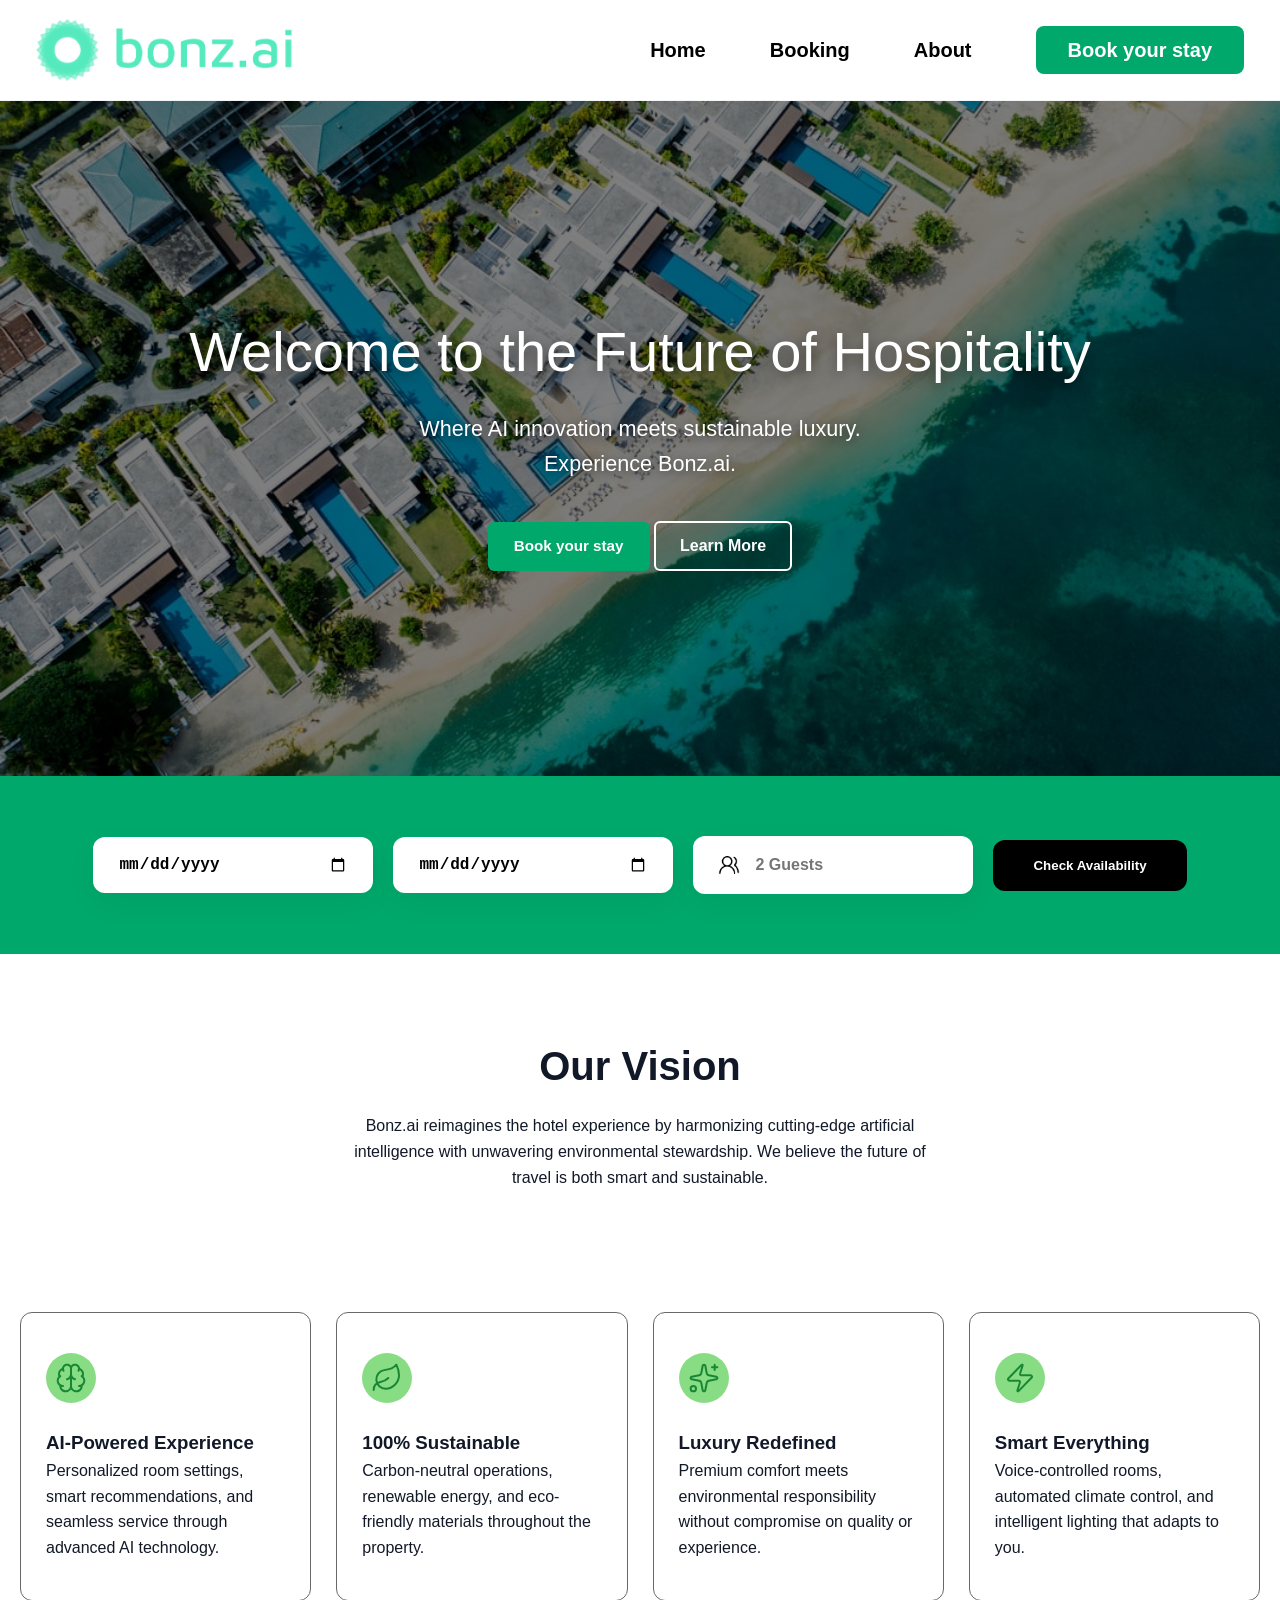
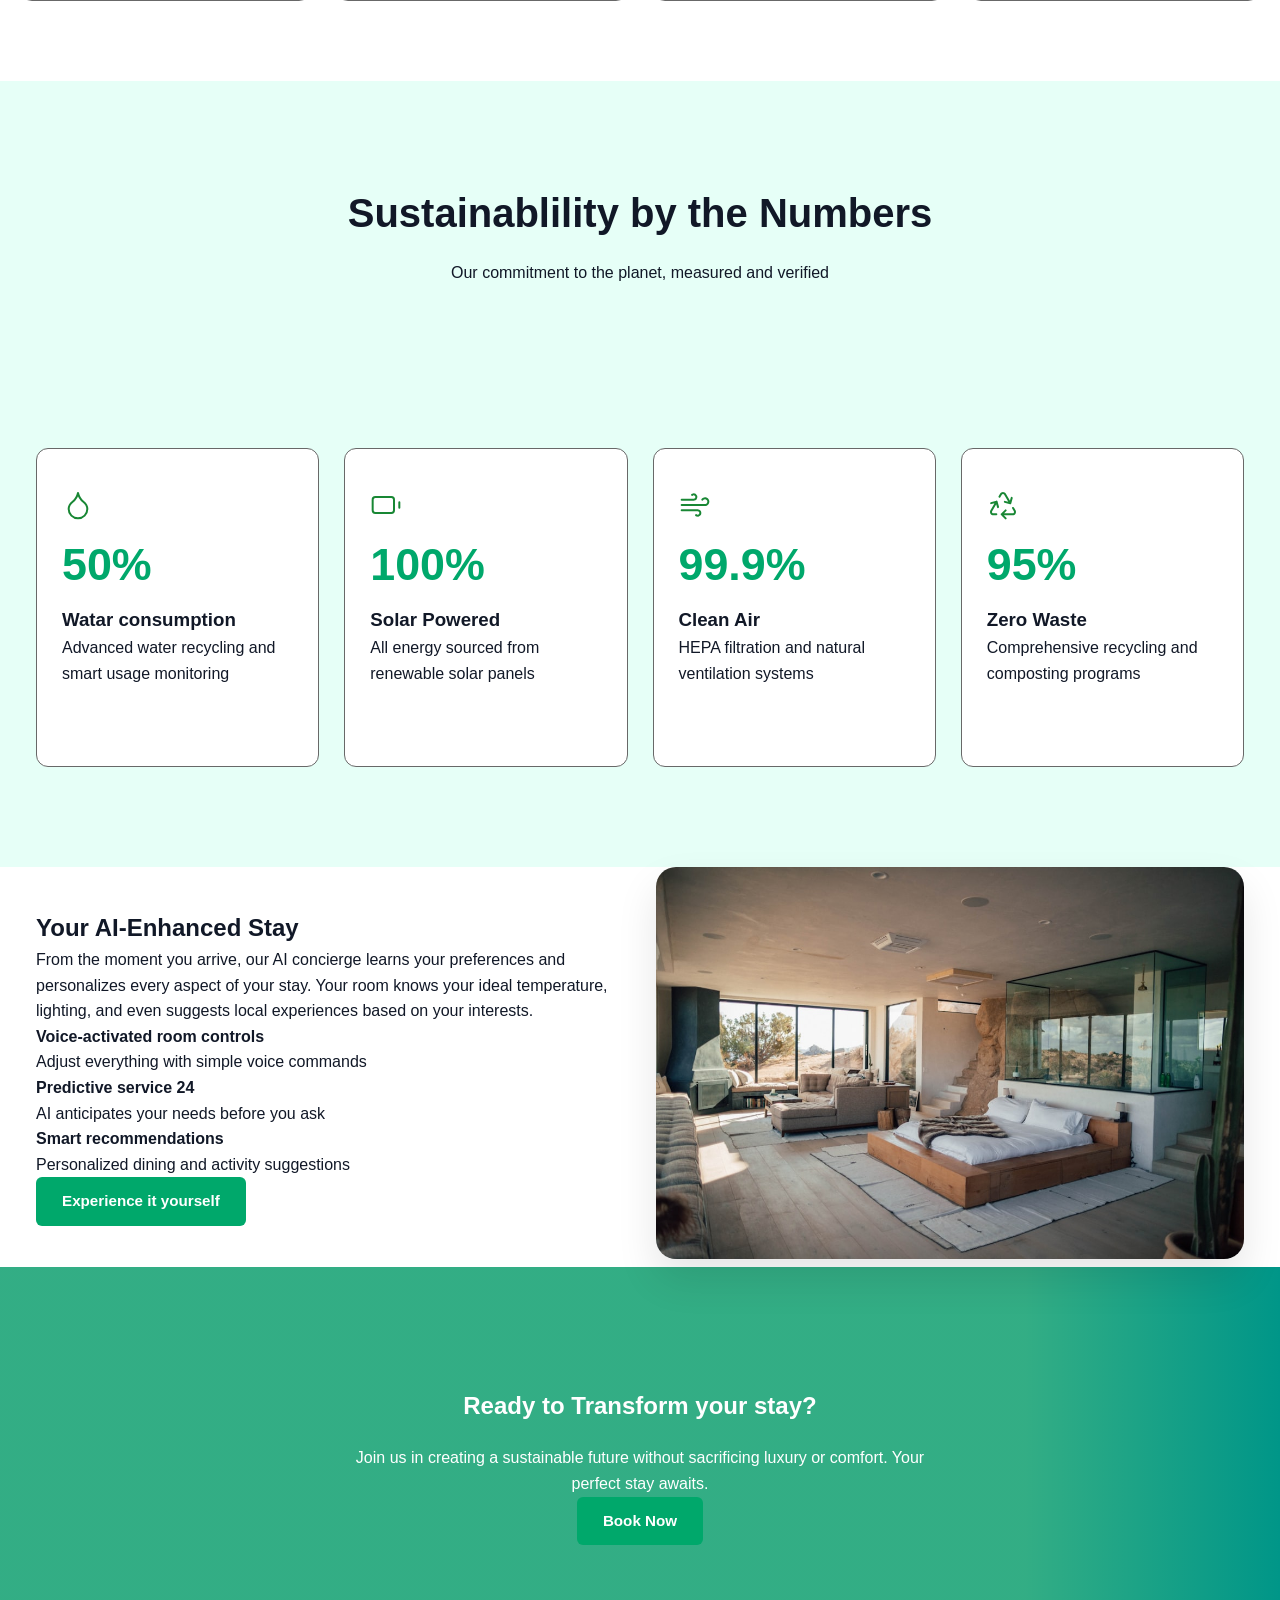
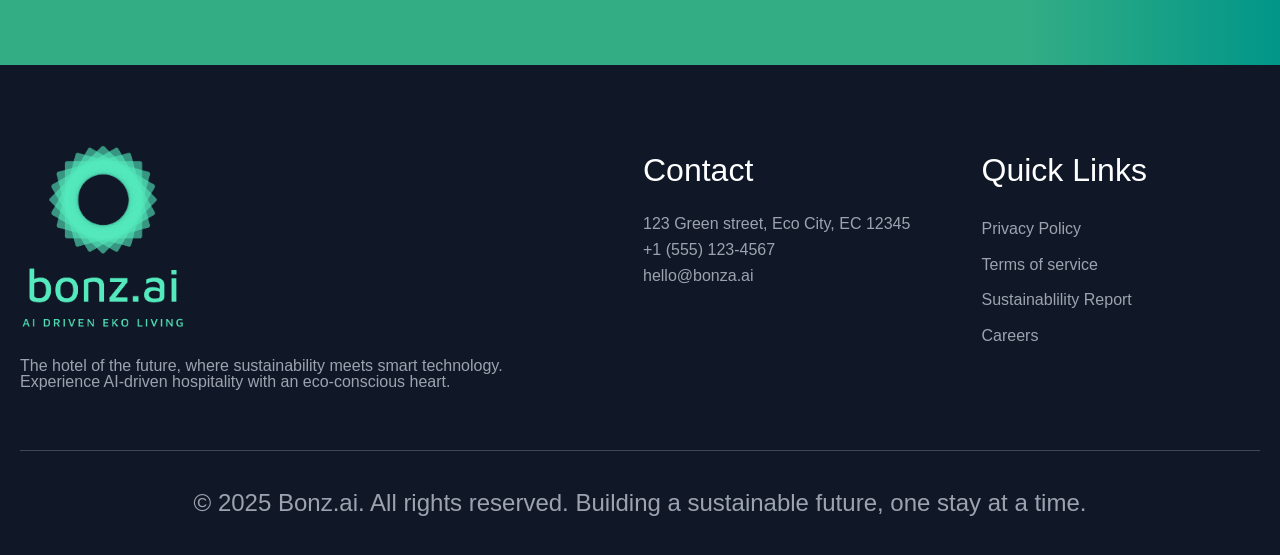
<file: index.html>
<!DOCTYPE html>
<html lang="en">
<head>
    <meta charset="UTF-8">
    <meta name="viewport" content="width=device-width, initial-scale=1.0">
    <link rel="stylesheet" href="StylesLanding.css">
    <title>Bonz.Ai</title>
</head>
<body>
    <header>
    <div class="container">
        <div class="logo"><img src="Logo.png" alt="logo"></div>
        <div class="hamburger" id="hamburger">
                <span></span> 
                <span></span> 
                <span></span>
            </div>
            <nav class="nav-links" id="nav-menu">
                <a href="index.html">Home</a>
                <a href="Booking.html">Booking</a>
                <a href="About.html">About</a>
                <a href="Booking.html" class="book-button">Book your stay</a>
            </nav>
        </div>
    </header>
            
    
 <main>
    <section class="hero">
        <div class= "hero-content">
            <h1> Welcome to the Future of  Hospitality </h1>
            <p> Where AI innovation meets sustainable luxury.<br> Experience Bonz.ai. </p>
           
            <div class="hero-buttons">
                <a href="Booking.html" class="btn-primary">Book your stay</a>
                <a href="About.html" class="btn-secondary">Learn More</a>
            </div>
        </div>
    </section>
    
    <section class="booking-section">
    <div class="container">
        <form class="Booking-bar">
            <div class="input-wrapper">
                <input type="date"  id="Check In">
            </div>
            <div class="input-wrapper">
                <input type="date" id="Check Out">
            </div>
            
            <div class="input-wrapper">
                <img src="bokning.icon/users-round.png" class="input-icon">
                <input type="number" placeholder="2 Guests" min="1">
            </div>
            <button class="btn-search">Check Availability</button>
        </form>
    </div>
</section>
                
    
    <section class="vision container">
        <header class="section-title">
            <h2>Our Vision </h2>
            <p>Bonz.ai reimagines the hotel experience by harmonizing cutting-edge artificial<br> intelligence with unwavering environmental stewardship. We believe the future of <br> travel is both smart and sustainable.</p>
        </header>    

        <div class="card-grid">
            <article class="card">
                <div class="icon"><img src="card.icon/brain.svg" alt="brain icon"></div>
                <h3>AI-Powered Experience</h3>
                <p>Personalized room settings, smart recommendations, and seamless service through advanced AI technology.</p>
            </article>
        
            
                <article class="card">
                    <div class="icon"><img src="card.icon/leaf.svg" alt="leaf icon"></div>
                    <h3>100% Sustainable</h3>
                    <p>Carbon-neutral operations, renewable energy, and eco-friendly materials throughout the property.</p>
                </article>
        
       
        
       
            <article class="card">
                <div class="icon"><img src="card.icon/sparkles.svg" alt="sparkles icon"></div>
                <h3>Luxury Redefined</h3>
                <p>Premium comfort meets environmental responsibility without compromise on quality or experience.</p>
            </article>
                
        
            
                <article class="card">
                    <div class="icon"><img src="card.icon/zap.svg" alt="zap icon"></div>
                    <h3>Smart Everything</h3>
                    <p>Voice-controlled rooms, automated climate control, and intelligent lighting that adapts to you.</p>
                </article>
            </div>
        </section>
        
    
         
    
  <section class="stats section">
    <div class="container">
        <header class="section-title">
            <h2>Sustainablility by the Numbers</h2>
            <p>Our commitment to the planet, measured and verified</p>
        </header>
 
        <div class="grid grid-4">
            <article class="stat-card">
                <img src="stat.icon/droplet.svg" alt="stat icon">
                <h3>50%</h3>
                <h3>Watar consumption</h3>
                <p>Advanced water recycling and smart usage monitoring</p>
            </article>
            
            <article class="stat-card">
                <img src="stat.icon/battery.svg" alt="battery icon">
                <h3>100%</h3>
                <h3>Solar Powered</h3>
                <p>All energy sourced from renewable solar panels</p>
            </article>
            <article class="stat-card">
                <img src="stat.icon/wind.svg" alt="wind icon">
                <h3>99.9%</h3>
                <h3>Clean Air</h3>
                <p>HEPA filtration and natural ventilation systems</p>    
            </article>
            
            <article class="stat-card">
                <img src="stat.icon/recycle.svg" alt="recycle icon">
                <h3>95%</h3>
                <h3>Zero Waste</h3>
                <p>Comprehensive recycling and composting programs</p>
            </article>
        </div>
    </div>  
</section>


      
        
        <section class="stay container">
            <article class="stay-content">
                <h2>Your AI-Enhanced Stay</h2>
                <p>From the moment you arrive, our AI concierge learns your preferences and personalizes every aspect of your stay. Your room knows your ideal temperature, lighting, and even suggests local experiences based on your interests.</p>
                
                <p><strong>Voice-activated room controls </strong> <br> Adjust everything with simple voice commands</p>
                    <p><strong>Predictive service 24 </strong> <br> AI anticipates your needs before you ask</p>
                        <p><strong>Smart recommendations </strong> <br> Personalized dining and activity suggestions</p>
                        
                        <a href="#" class="btn btn-primary">Experience it yourself</a>
                    </article>
                    
                    <figure class="stay-image">
                        <img src="hotel romm.jpg" alt="Hotel room">
                    </figure>
                </section>
                
                <section class="final-cta">
                    <div class="container">
                    <article class="final-cta-content">
                        <h2>Ready to Transform your stay?</h2>
                        <p>Join us in creating a sustainable future without sacrificing luxury or comfort. Your perfect stay awaits.</p>
                        <a href="#" class="btn btn-primary">Book Now</a>
                    </article>
                </div>
            </section>
        </main>     
        
              <footer>
                    <div class="container-grid-3">
                        <div class="footer-info">
                            <img src="footer.png" alt="logo">
                            <p>
                                The hotel of the future, where sustainability meets smart technology.<br>
                                Experience AI-driven hospitality with an eco-conscious heart.
                            </p>
                        </div>
                        <div class="footer-contact">
                            <h4>Contact</h4>
                             <address><p>123 Green street, Eco City, EC 12345</p>
                            <p>+1 (555) 123-4567</p>
                            <p>hello@bonza.ai</p>
                            </address>
                        </div>
                            
                        <nav class="footer-links">
                            <h4>Quick Links</h4>
                            <a href="#">Privacy Policy</a>
                            <a href="#">Terms of service</a>
                            <a href="#">Sustainablility Report</a>
                            <a href="#">Careers</a>
                        </nav>    
                    </div>
                    
                    <hr class="footer-divider">
                    <div class="copyright">
                        &copy; 2025 Bonz.ai. All rights reserved. Building a sustainable future, one stay at a time.
                    </div>
                </footer>
                
                <script src="landing.js"></script>
            </body>
            </html>
</file>
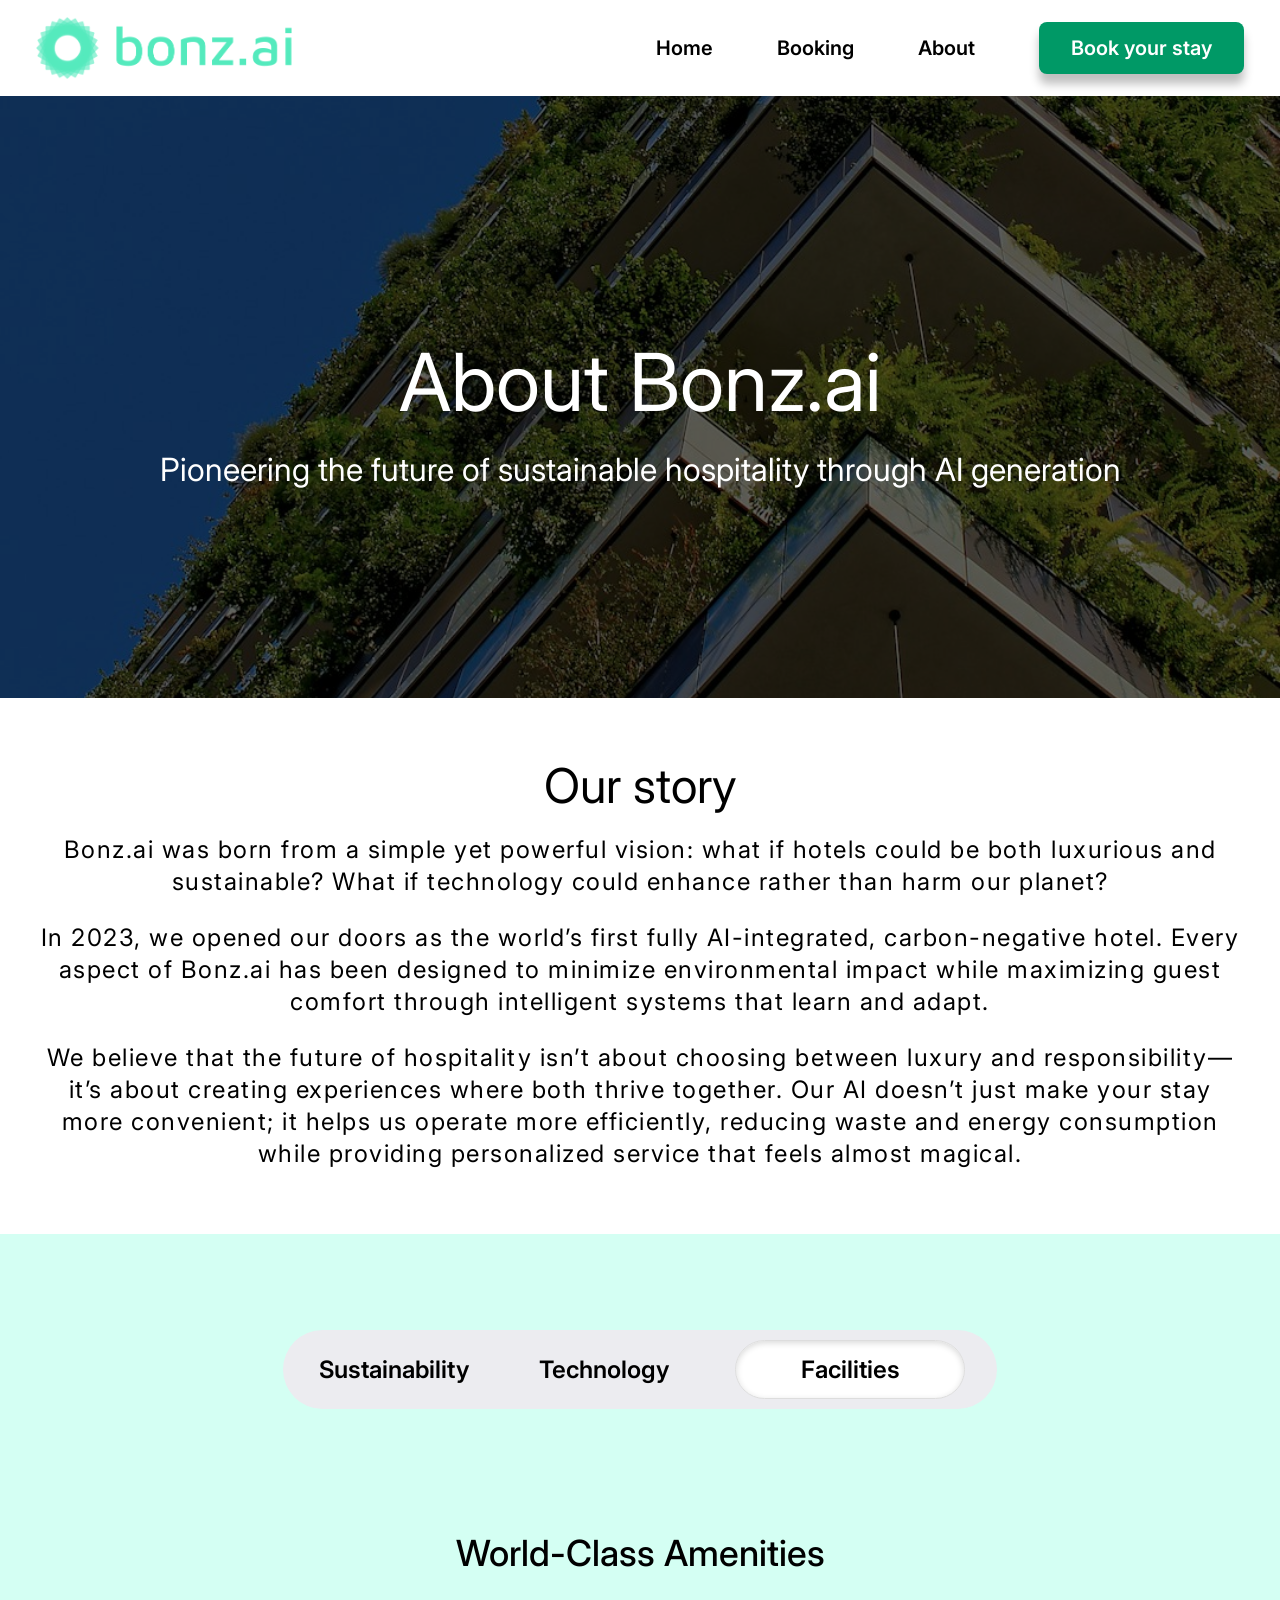
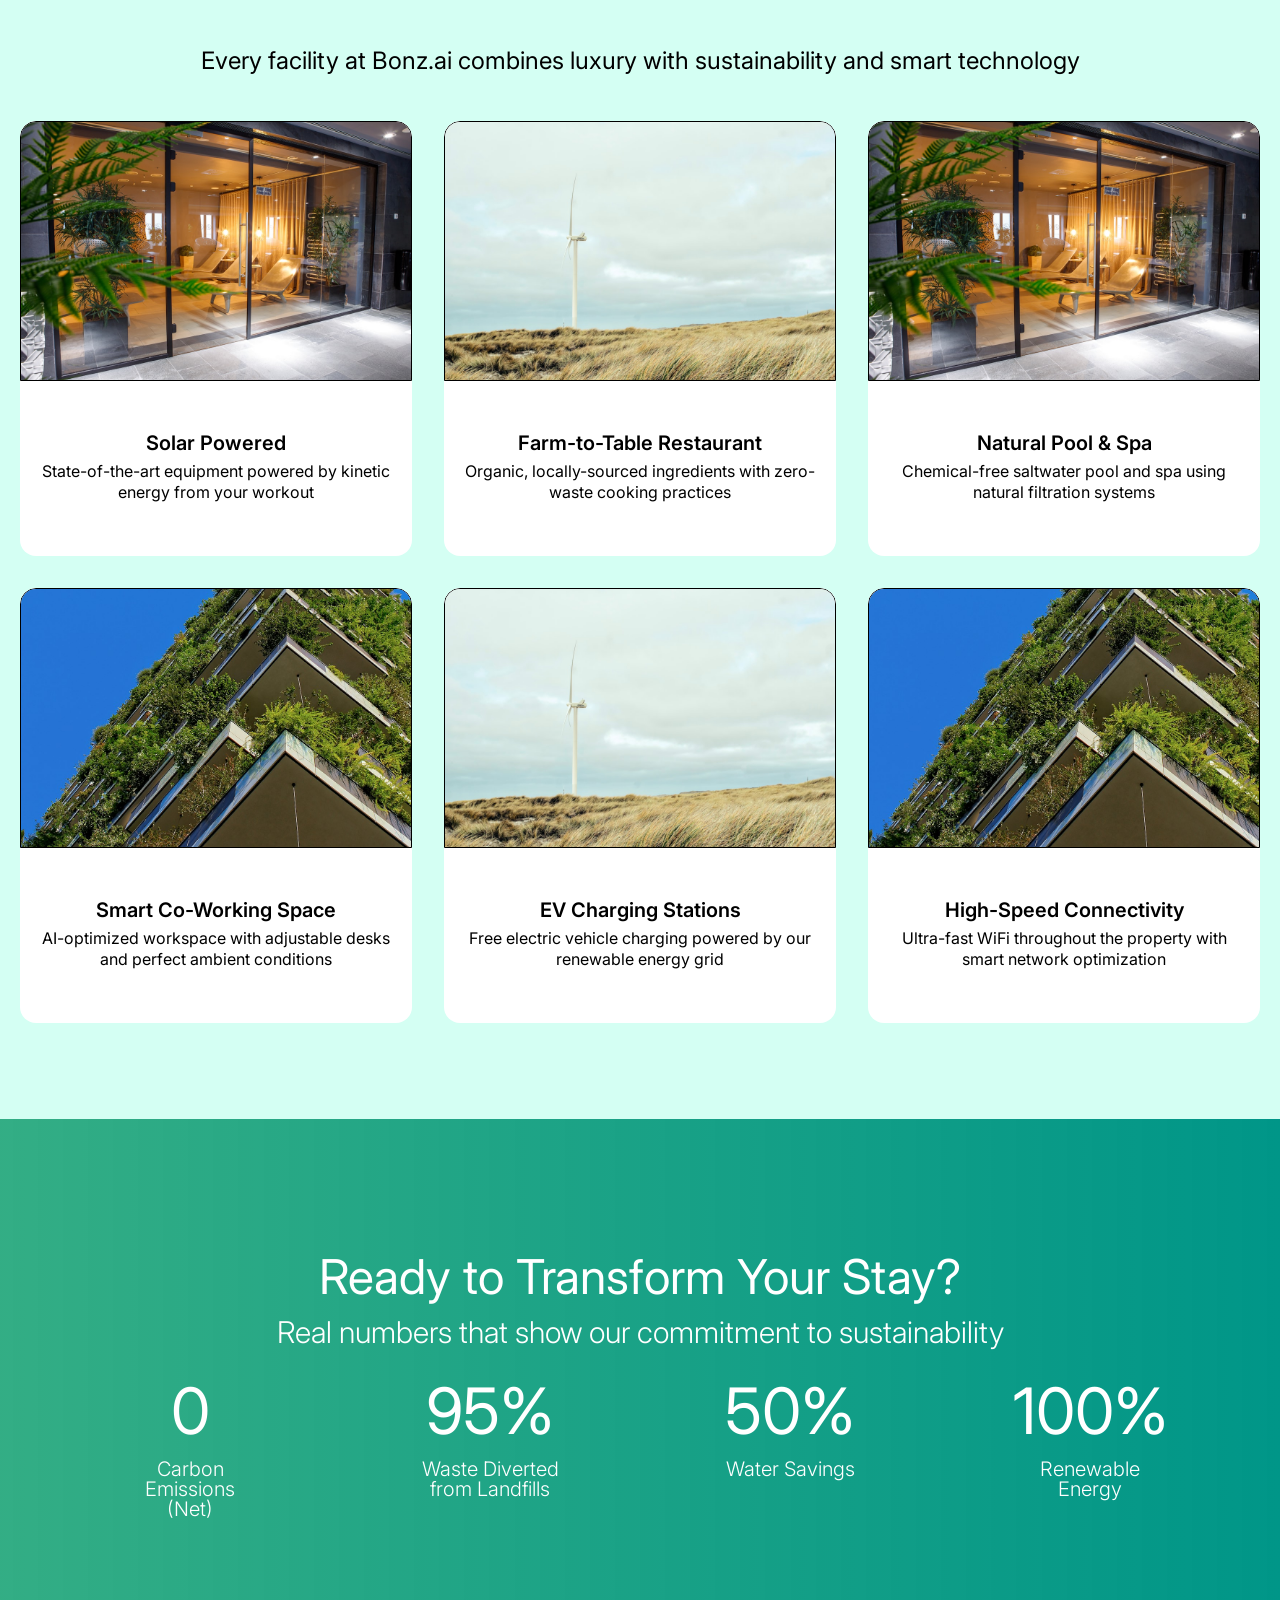
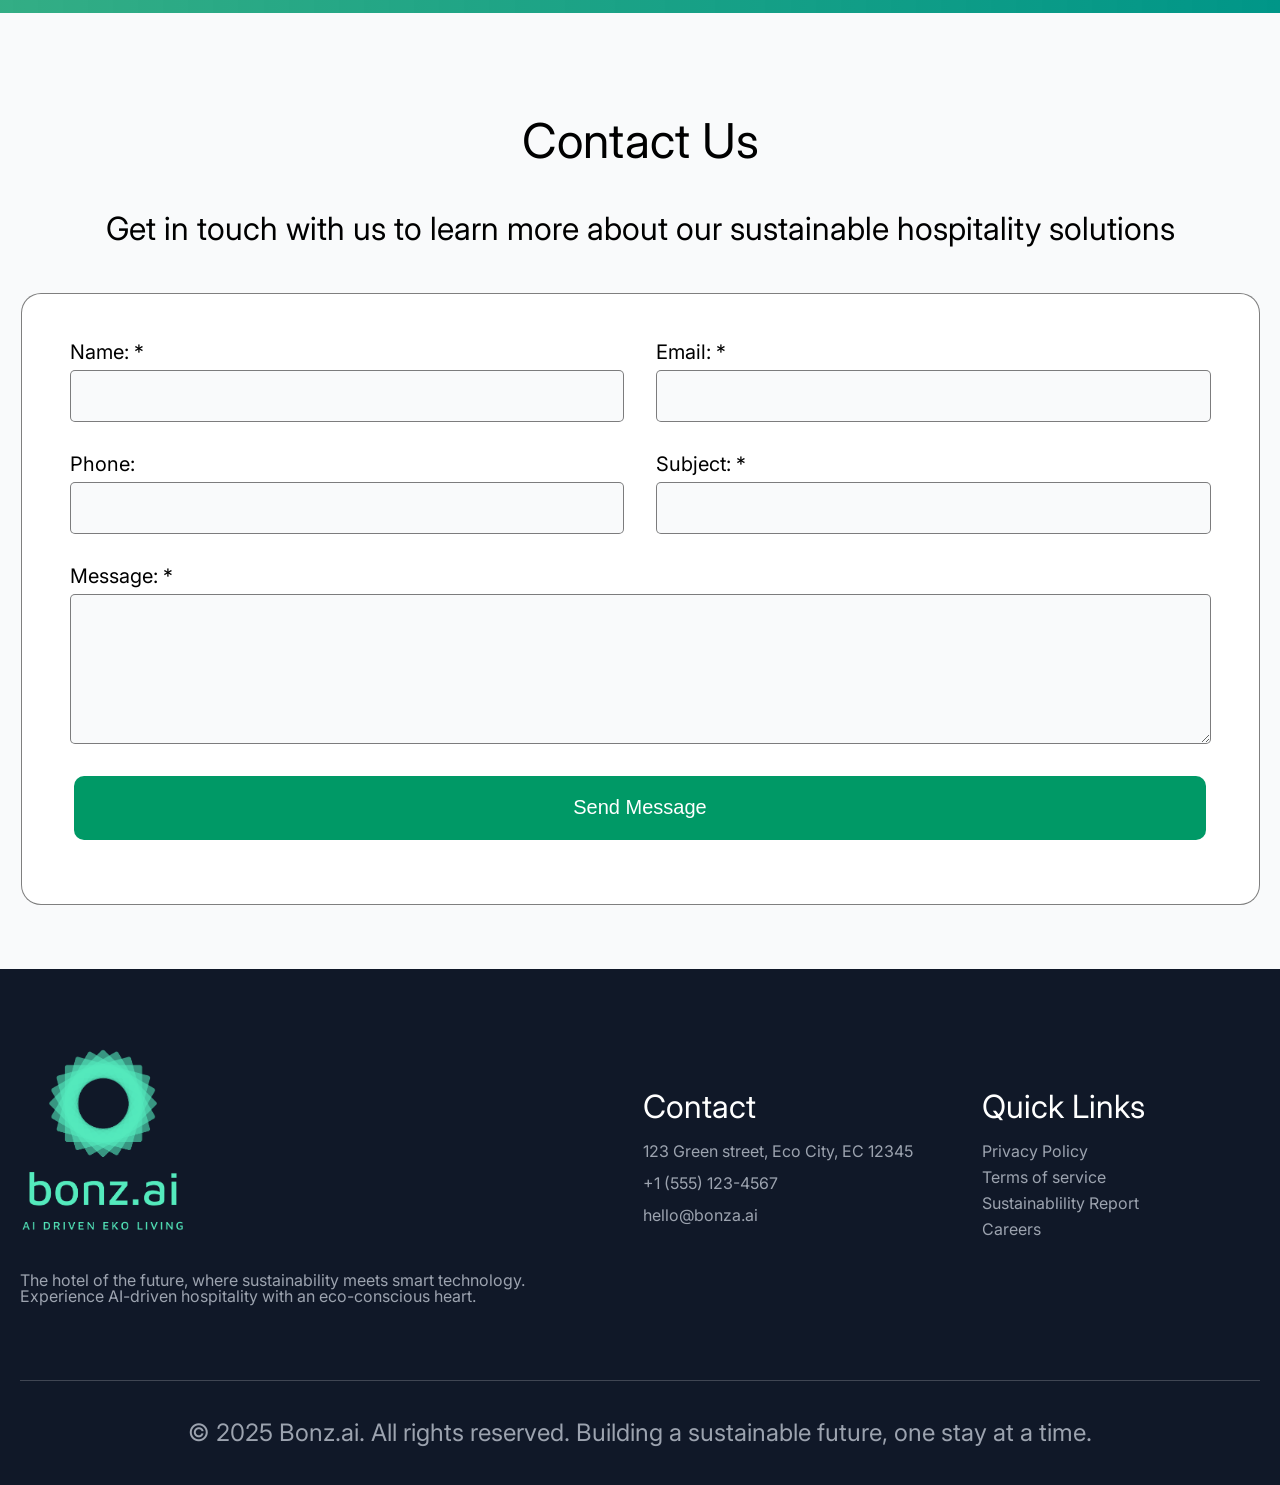
<file: About.html>
<!DOCTYPE html>
<html lang="en">
<head>
    <meta charset="UTF-8">
    <meta name="viewport" content="width=device-width, initial-scale=1.0">
    <title>About</title>
    <link rel="stylesheet" href="About.css" />
</head>
<body>
    <header>  
        <div class="container" id="container">
            <div class="logo">
                <img src="Logo.png" al  t="bonz.ai logo">
            </div>  
            <div class="hamburger" id="hamburger">
                <span></span> 
                <span></span> 
                <span></span>
            </div>
            
            <nav class="nav-links" id="nav-menu">
                <a href="index.html">Home</a>
                <a href="Booking.html">Booking</a>
                <a href="About.html">About</a>
                <a href="Booking.html" class="book-button">Book your stay</a>
            </nav>
        </div>  
    </header>

    <section class="about-hero">
        <figure>
            <img src="about-hero.jpg" alt="about-hero-img">
            <figcaption>
                <h1>About Bonz.ai</h1>
                <p>Pioneering the future of sustainable hospitality through AI generation</p>
            </figcaption>
        </figure>
    </section>

    <section class="our-story">
        <h2>Our story</h2>

        <p>
            Bonz.ai was born from a simple yet powerful vision: what if hotels could be both luxurious and sustainable? 
            What if technology could enhance rather than harm our planet?
        </p>

        <p>
            In 2023, we opened our doors as the world’s first fully AI-integrated, carbon-negative hotel. Every aspect of 
            Bonz.ai has been designed to minimize environmental impact while maximizing guest comfort through intelligent 
            systems that learn and adapt.
        </p>

        <p>
            We believe that the future of hospitality isn’t about choosing between luxury and responsibility—it’s about 
            creating experiences where both thrive together. Our AI doesn’t just make your stay more convenient; it helps 
            us operate more efficiently, reducing waste and energy consumption while providing personalized service that 
            feels almost magical.
        </p>
    </section>

    <section class="amenities-section">

        <nav class="amenities-tabs">
            <ul>
                <li class="tab disabled">Sustainability</li>
                <li class="tab disabled">Technology</li>
                <li class="tab active">Facilities</li>
            </ul>
        </nav>

        <h2 class="amenities-title">World-Class Amenities</h2>

        <p class="amenities-description">
            Every facility at Bonz.ai combines luxury with sustainability and smart technology
        </p>

        <section class="amenities-grid">

            <article class="amenity-card">
                <figure>
                    <div class="img-wrapper">
                        <img src="Solar.jpg" alt="Solar-img">
                    </div>
                    <figcaption>
                        <h3>Solar Powered</h3>
                        <p>State-of-the-art equipment powered by kinetic energy from your workout</p>
                    </figcaption>
                </figure>
            </article>

            <article class="amenity-card">
                <figure>
                    <div class="img-wrapper">
                        <img src="farmtotable.jpg" alt="Farm-to-Table">
                    </div>
                    <figcaption>
                        <h3>Farm-to-Table Restaurant</h3>
                        <p>Organic, locally-sourced ingredients with zero-waste cooking practices</p>
                    </figcaption>
                </figure>
            </article>

            <article class="amenity-card">
                <figure>
                    <div class="img-wrapper">
                        <img src="naturalpool.jpg" alt="naturalpool-img">
                    </div>
                    <figcaption>
                        <h3>Natural Pool & Spa</h3>
                        <p>Chemical-free saltwater pool and spa using natural filtration systems</p>
                    </figcaption>
                </figure>
            </article>

            <article class="amenity-card">
                <figure>
                    <div class="img-wrapper">
                        <img src="SmartCO.jpg" alt="SmartCO-img">
                    </div>
                    <figcaption>
                        <h3>Smart Co-Working Space</h3>
                        <p>AI-optimized workspace with adjustable desks and perfect ambient conditions</p>
                    </figcaption>
                </figure>
            </article>

            <article class="amenity-card">
                <figure>
                    <div class="img-wrapper">
                        <img src="EV.jpg" alt="EV-IMG">
                    </div>
                    <figcaption>
                        <h3>EV Charging Stations</h3>
                        <p>Free electric vehicle charging powered by our renewable energy grid</p>
                    </figcaption>
                </figure>
            </article>

            <article class="amenity-card">
                <figure>
                    <div class="img-wrapper">
                        <img src="High.jpg" alt="High-card">
                    </div>
                    <figcaption>
                        <h3>High-Speed Connectivity</h3>
                        <p>Ultra-fast WiFi throughout the property with smart network optimization</p>
                    </figcaption>
                </figure>
            </article>

        </section>

    </section>

    <section class="sustainability-hero">
        <h2>Ready to Transform Your Stay?</h2>
        <p>Real numbers that show our commitment to sustainability</p>

        <ul class="stats">
            <li>
                <span class="value">0</span>
                <span class="label">Carbon Emissions (Net)</span>
            </li>
            <li>
                <span class="value">95%</span>
                <span class="label">Waste Diverted from Landfills</span>
            </li>
            <li>
                <span class="value">50%</span>
                <span class="label">Water Savings</span>
            </li>
            <li>
                <span class="value">100%</span>
                <span class="label">Renewable Energy</span>
            </li>
        </ul>
    </section>

    <section class="contact-section">

    <h2>Contact Us</h2>
    <p class="contact-subtitle">
        Get in touch with us to learn more about our sustainable hospitality solutions
    </p>

    <div class="contact-box">

        <form id="contactForm">

            <div class="row">
                <label>
                    Name: *
                    <input type="text" id="firstName" required>
                </label>

                <label>
                    Email: *
                    <input type="email" id="email" required>
                </label>
            </div>

            <div class="row">
                <label>
                    Phone:
                    <input type="tel" id="phone">
                </label>

                <label>
                    Subject: *
                    <input type="text" id="subject" required>
                </label>
            </div>

            <label class="message-label">
                Message: *
                <textarea id="userMessage" required></textarea>
            </label>

            <button type="submit" class="send-message">Send Message</button>

        </form>

        <p id="formResponse"></p>

    </div>

    </section>
    
    <footer>
    <div class="container-grid-3">

        <div class="footer-info">
            <img src="footer.png" alt="logo">
            <p>
                The hotel of the future, where sustainability meets smart technology.<br>
                Experience AI-driven hospitality with an eco-conscious heart.
            </p>
        </div>

        <div class="footer-contact">
            <h4>Contact</h4>
            <p>123 Green street, Eco City, EC 12345</p>
            <p>+1 (555) 123-4567</p>
            <p>hello@bonza.ai</p>
        </div>

        <div class="footer-links">
            <h4>Quick Links</h4>
            <a href="#">Privacy Policy</a>
            <a href="#">Terms of service</a>
            <a href="#">Sustainablility Report</a>
            <a href="#">Careers</a>
        </div>

    </div>

    <hr class="footer-divider">

    <div class="copyright">
        &copy; 2025 Bonz.ai. All rights reserved. Building a sustainable future, one stay at a time.
    </div>
</footer>


    <script src="about.js"></script>
</body>
</html>
</file>
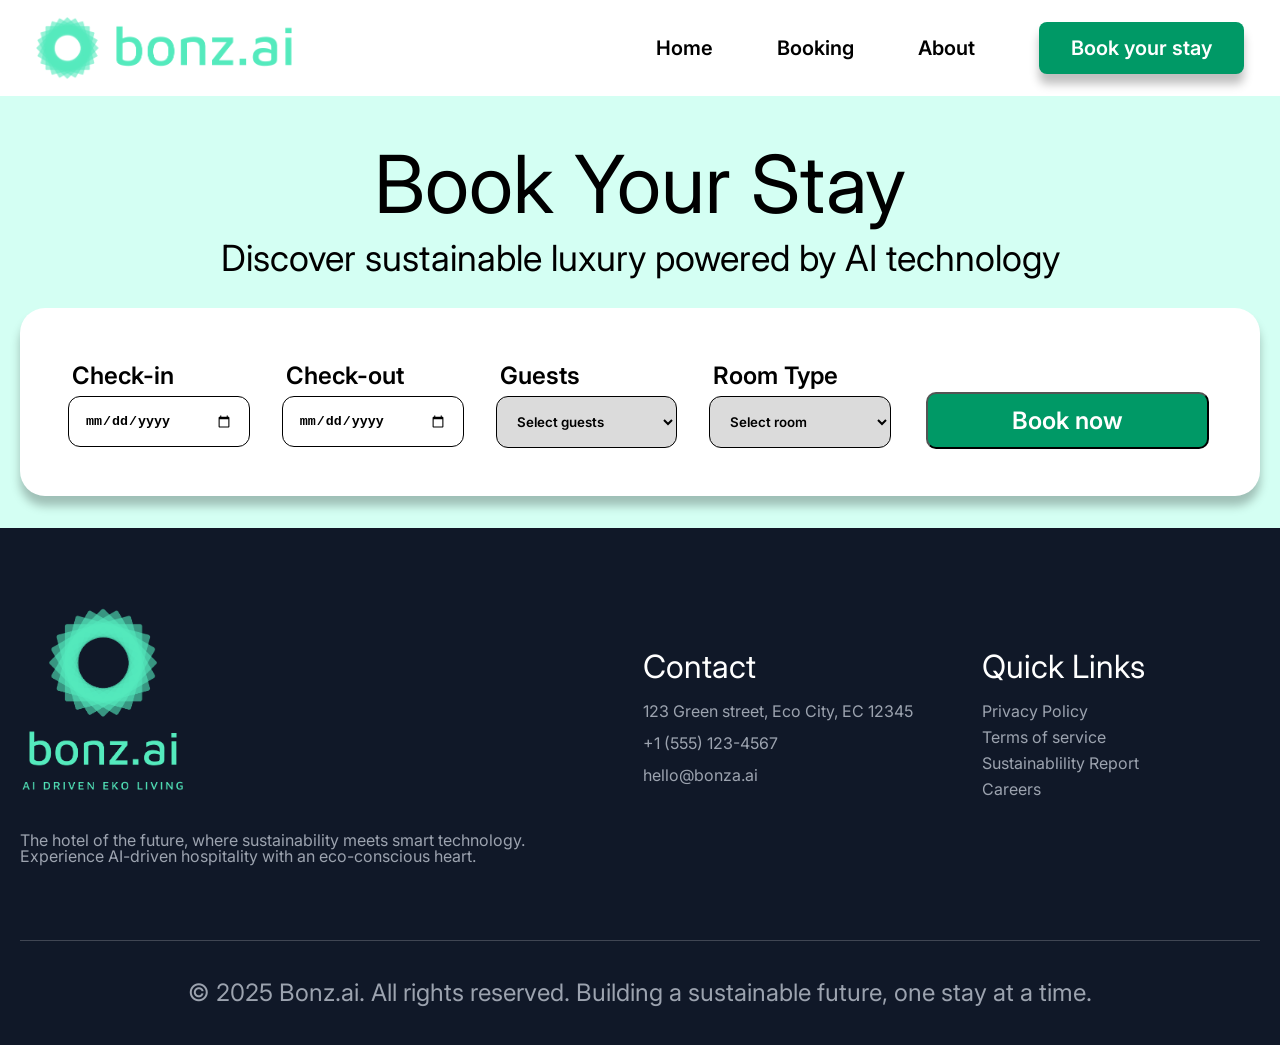
<file: Booking.html>
<!doctype html>
<html lang="en">
  <head>
    <meta charset="UTF-8" />
    <meta name="viewport" content="width=device-width, initial-scale=1.0" />
    <link rel="stylesheet" href="StylesBooking.css" />
    <title>Bonzbooking - Book Your Stay</title>
  </head>
  <body>
    <!-------------------NAV--------------------->
    <header>
      <div class="container" id="container">
        <div class="logo">
          <img src="Logo.png" alt="bonz.ai logo" />
        </div>
        <div class="hamburger" id="hamburger">
          <span></span>
          <span></span>
          <span></span>
        </div>

        <nav class="nav-links" id="nav-menu">
          <a href="index.html">Home</a>
          <a href="Booking.html">Booking</a>
          <a href="About.html">About</a>
          <a href="Booking.html" class="book-button">Book your stay</a>
        </nav>
      </div>
    </header>
    <!--------------------NAV--------------------->
    <main>
      <div class="wrapper">
        <!-- Hero rubrik och bokningsfiltrering  -->
        <section class="hero">
          <h1 class="hero-title">Book Your Stay</h1>
          <p class="hero-subtitle">
            Discover sustainable luxury powered by AI technology
          </p>
          <section class="booking-bar" aria-label="Booking options">
            <form class="booking-form" id="bookingForm" novalidate>
              <fieldset>
                <legend>Booking options</legend>

                <label class="booking-option">
                  <span class="label">Check-in</span>
                  <input type="date" name="checkin" required />
                </label>

                <label class="booking-option">
                  <span class="label">Check-out</span>
                  <input type="date" name="checkout" required />
                </label>

                <label class="booking-option">
                  <span class="label">Guests</span>
                  <select name="guests" required>
                    <option value="">Select guests</option>
                    <option>2 Guests</option>
                    <option>3 Guests</option>
                    <option>4 Guests</option>
                  </select>
                </label>

                <label class="booking-option">
                  <span class="label">Room Type</span>
                  <select name="roomtype" required>
                    <option value="">Select room</option>
                    <option>EcoSmart Suite</option>
                    <option>GreenTech Deluxe</option>
                    <option>Sustainable Studio</option>
                    <option>Natures Haven</option>
                    <option>AI Presidential Suite</option>
                    <option>Urban EcoLoft</option>
                  </select>
                </label>

                <button type="submit" class="booking-button">Book now</button>
              </fieldset>
            </form>
          </section>
        </section>
        <!-----------Rooms Available text------------->
        <section id="roomsResults" style="display: none">
          <section class="rooms-header">
            <h2>6 Rooms Available</h2>
            <p>Select dates to see availability</p>
          </section>

          <!-------------------- Produktkort för rummen -------------------->
          <section class="rooms-container">
            <!-- Rum 1: EcoSmart Suite -->
            <article class="room-card">
              <!---------Rumsbild och Lucideikon stjärna-------->
              <figure class="room-image">
                <img
                  src="Roompictures/01-day.jpg"
                  alt="sofa, desk with chair. Stairs up to the loft"
                />
                <data class="rating-badge" value="4.9">
                  <svg
                    xmlns="http://www.w3.org/2000/svg"
                    width="16"
                    height="16"
                    viewBox="0 0 24 24"
                    fill="none"
                    stroke="currentColor"
                    stroke-width="2"
                    stroke-linecap="round"
                    stroke-linejoin="round"
                    class="icon-star"
                  >
                    <path
                      d="M11.525 2.295a.53.53 0 0 1 .95 0l2.31 4.679a2.123 2.123 0 0 0 1.595 1.16l5.166.756a.53.53 0 0 1 .294.904l-3.736 3.638a2.123 2.123 0 0 0-.611 1.878l.882 5.14a.53.53 0 0 1-.771.56l-4.618-2.428a2.122 2.122 0 0 0-1.973 0L6.396 21.01a.53.53 0 0 1-.77-.56l.881-5.139a2.122 2.122 0 0 0-.611-1.879L2.16 9.795a.53.53 0 0 1 .294-.906l5.165-.755a2.122 2.122 0 0 0 1.597-1.16z"
                    />
                  </svg>
                  4.9
                </data>
              </figure>
              <section class="room-content">
                <header class="room-header">
                  <section class="room-main">
                    <!--------Titel. Lucideikon 2människor och kvadrattext-------->
                    <section class="room-info">
                      <h3 class="room-title">EcoSmart Suite</h3>
                      <ul class="room-specs">
                        <li>
                          <svg
                            xmlns="http://www.w3.org/2000/svg"
                            width="20"
                            height="20"
                            viewBox="0 0 24 24"
                            fill="none"
                            stroke="currentColor"
                            stroke-width="2"
                            stroke-linecap="round"
                            stroke-linejoin="round"
                            class="icon-users"
                          >
                            <path d="M18 21a8 8 0 0 0-16 0" />
                            <circle cx="10" cy="8" r="5" />
                            <path
                              d="M22 20c0-3.37-2-6.5-4-8a5 5 0 0 0-.45-8.3"
                            />
                          </svg>
                          Up to 2
                        </li>
                        <li>45 m²</li>
                      </ul>
                    </section>
                    <!-- Pris och period -->
                    <section class="room-price">
                      <strong class="price-amount">$299</strong>
                      <small class="price-period">per night</small>
                    </section>
                  </section>
                </header>
                <!--------- Lucideikon Wifi och Features text-------->
                <section class="features">
                  <h4 class="features-label">
                    <svg
                      xmlns="http://www.w3.org/2000/svg"
                      width="20"
                      height="20"
                      viewBox="0 0 24 24"
                      fill="none"
                      stroke="currentColor"
                      stroke-width="2"
                      stroke-linecap="round"
                      stroke-linejoin="round"
                      class="icon-wifi"
                    >
                      <path d="M12 20h.01" />
                      <path d="M2 8.82a15 15 0 0 1 20 0" />
                      <path d="M5 12.859a10 10 0 0 1 14 0" />
                      <path d="M8.5 16.429a5 5 0 0 1 7 0" />
                    </svg>
                    Features
                  </h4>
                  <ul class="features-tags">
                    <li class="feature-tag">King size bed</li>
                    <li class="feature-tag">Ocean View</li>
                    <li class="feature-tag">Smart climate</li>
                    <li class="feature-tag">Premium Toiletries</li>
                  </ul>
                </section>
                <!--------- Lucideikon hjärna och Aifeatures text-------->
                <section class="ai-features">
                  <h4 class="ai-features-label">
                    <svg
                      xmlns="http://www.w3.org/2000/svg"
                      width="20"
                      height="20"
                      viewBox="0 0 24 24"
                      fill="none"
                      stroke="currentColor"
                      stroke-width="2"
                      stroke-linecap="round"
                      stroke-linejoin="round"
                      class="icon-brain"
                    >
                      <path d="M12 18V5" />
                      <path
                        d="M15 13a4.17 4.17 0 0 1-3-4 4.17 4.17 0 0 1-3 4"
                      />
                      <path
                        d="M17.598 6.5A3 3 0 1 0 12 5a3 3 0 1 0-5.598 1.5"
                      />
                      <path d="M17.997 5.125a4 4 0 0 1 2.526 5.77" />
                      <path d="M18 18a4 4 0 0 0 2-7.464" />
                      <path
                        d="M19.967 17.483A4 4 0 1 1 12 18a4 4 0 1 1-7.967-.517"
                      />
                      <path d="M6 18a4 4 0 0 1-2-7.464" />
                      <path d="M6.003 5.125a4 4 0 0 0-2.526 5.77" />
                    </svg>
                    AI Features
                  </h4>
                  <ul class="ai-features-tags">
                    <li class="ai-feature-tag">Voice Control</li>
                    <li class="ai-feature-tag">Smart Lighting</li>
                    <li class="ai-feature-tag">Digital Concierge</li>
                  </ul>
                </section>
                <!--------- Lucideikon löv och systaintext-------->
                <section class="sustainability">
                  <h4 class="sustainability-label">
                    <svg
                      xmlns="http://www.w3.org/2000/svg"
                      width="20"
                      height="20"
                      viewBox="0 0 24 24"
                      fill="none"
                      stroke="currentColor"
                      stroke-width="2"
                      stroke-linecap="round"
                      stroke-linejoin="round"
                      class="icon-leaf"
                    >
                      <path
                        d="M11 20A7 7 0 0 1 9.8 6.1C15.5 5 17 4.48 19 2c1 2 2 4.18 2 8 0 5.5-4.78 10-10 10Z"
                      />
                      <path
                        d="M2 21c0-3 1.85-5.36 5.08-6C9.5 14.52 12 13 13 12"
                      />
                    </svg>
                    Sustainability
                  </h4>
                  <p class="sustainability-text">
                    100% renewable energy, recycled materials
                  </p>
                </section>
                <button class="reserve-button">Reserve Room</button>
              </section>
            </article>
            <article class="room-card room-card--reverse">
              <!--------------------- GreenTech Deluxe-------------------->
              <figure class="room-image">
                <img
                  src="Roompictures/02-day.jpg"
                  alt="GreenTech Deluxe room with modern interior and large windows"
                />
                <data class="rating-badge" value="4.7">
                  <svg
                    xmlns="http://www.w3.org/2000/svg"
                    width="16"
                    height="16"
                    viewBox="0 0 24 24"
                    fill="none"
                    stroke="currentColor"
                    stroke-width="2"
                    stroke-linecap="round"
                    stroke-linejoin="round"
                    class="icon-star"
                  >
                    <path
                      d="M11.525 2.295a.53.53 0 0 1 .95 0l2.31 4.679a2.123 2.123 0 0 0 1.595 1.16l5.166.756a.53.53 0 0 1 .294.904l-3.736 3.638a2.123 2.123 0 0 0-.611 1.878l.882 5.14a.53.53 0 0 1-.771.56l-4.618-2.428a2.122 2.122 0 0 0-1.973 0L6.396 21.01a.53.53 0 0 1-.77-.56l.881-5.139a2.122 2.122 0 0 0-.611-1.879L2.16 9.795a.53.53 0 0 1 .294-.906l5.165-.755a2.122 2.122 0 0 0 1.597-1.16z"
                    />
                  </svg>
                  4.7
                </data>
              </figure>

              <!--------Titel,Lucideikon 2människor och kvadrattext-------->
              <section class="room-content">
                <header class="room-header">
                  <section class="room-main">
                    <section class="room-info">
                      <h3 class="room-title">GreenTech Deluxe</h3>
                      <ul class="room-specs">
                        <li>
                          <svg
                            xmlns="http://www.w3.org/2000/svg"
                            width="20"
                            height="20"
                            viewBox="0 0 24 24"
                            fill="none"
                            stroke="currentColor"
                            stroke-width="2"
                            stroke-linecap="round"
                            stroke-linejoin="round"
                            class="icon-users"
                          >
                            <path d="M18 21a8 8 0 0 0-16 0" />
                            <circle cx="10" cy="8" r="5" />
                            <path
                              d="M22 20c0-3.37-2-6.5-4-8a5 5 0 0 0-.45-8.3"
                            />
                          </svg>
                          Up to 2
                        </li>
                        <li>35 m²</li>
                      </ul>
                    </section>
                    <!----- Pris och period----->
                    <section class="room-price">
                      <strong class="price-amount">$199</strong>
                      <small class="price-period">per night</small>
                    </section>
                  </section>
                </header>
                <!--------Lucideikon wifi och Features --------->
                <section class="features">
                  <h4 class="features-label">
                    <svg
                      xmlns="http://www.w3.org/2000/svg"
                      width="20"
                      height="20"
                      viewBox="0 0 24 24"
                      fill="none"
                      stroke="currentColor"
                      stroke-width="2"
                      stroke-linecap="round"
                      stroke-linejoin="round"
                      class="icon-wifi"
                    >
                      <path d="M12 20h.01" />
                      <path d="M2 8.82a15 15 0 0 1 20 0" />
                      <path d="M5 12.859a10 10 0 0 1 14 0" />
                      <path d="M8.5 16.429a5 5 0 0 1 7 0" />
                    </svg>
                    Features
                  </h4>
                  <ul class="features-tags">
                    <li class="feature-tag">Queen size bed</li>
                    <li class="feature-tag">City View</li>
                    <li class="feature-tag">Smart TV</li>
                    <li class="feature-tag">Premium Toiletries</li>
                  </ul>
                </section>

                <!--------Lucideikon hjärna och Aifeatures text--------->
                <section class="ai-features">
                  <h4 class="ai-features-label">
                    <svg
                      xmlns="http://www.w3.org/2000/svg"
                      width="20"
                      height="20"
                      viewBox="0 0 24 24"
                      fill="none"
                      stroke="currentColor"
                      stroke-width="2"
                      stroke-linecap="round"
                      stroke-linejoin="round"
                      class="icon-brain"
                    >
                      <path d="M12 18V5" />
                      <path
                        d="M15 13a4.17 4.17 0 0 1-3-4 4.17 4.17 0 0 1-3 4"
                      />
                      <path
                        d="M17.598 6.5A3 3 0 1 0 12 5a3 3 0 1 0-5.598 1.5"
                      />
                      <path d="M17.997 5.125a4 4 0 0 1 2.526 5.77" />
                      <path d="M18 18a4 4 0 0 0 2-7.464" />
                      <path
                        d="M19.967 17.483A4 4 0 1 1 12 18a4 4 0 1 1-7.967-.517"
                      />
                      <path d="M6 18a4 4 0 0 1-2-7.464" />
                      <path d="M6.003 5.125a4 4 0 0 0-2.526 5.77" />
                    </svg>
                    AI Features
                  </h4>
                  <ul class="ai-features-tags">
                    <li class="ai-feature-tag">Voice Control</li>
                    <li class="ai-feature-tag">Smart Lighting</li>
                    <li class="ai-feature-tag">Predictive Climate</li>
                  </ul>
                </section>

                <!---------Lucideikon löv och Sustainability --------->
                <section class="sustainability">
                  <h4 class="sustainability-label">
                    <svg
                      xmlns="http://www.w3.org/2000/svg"
                      width="20"
                      height="20"
                      viewBox="0 0 24 24"
                      fill="none"
                      stroke="currentColor"
                      stroke-width="2"
                      stroke-linecap="round"
                      stroke-linejoin="round"
                      class="icon-leaf"
                    >
                      <path
                        d="M11 20A7 7 0 0 1 9.8 6.1C15.5 5 17 4.48 19 2c1 2 2 4.18 2 8 0 5.5-4.78 10-10 10Z"
                      />
                      <path
                        d="M2 21c0-3 1.85-5.36 5.08-6C9.5 14.52 12 13 13 12"
                      />
                    </svg>
                    Sustainability
                  </h4>
                  <p class="sustainability-text">
                    Solar powered, low-flow water systems
                  </p>
                </section>

                <button class="reserve-button">Reserve Room</button>
              </section>
            </article>
            <!-------------------Sustainable Studio-------------------------->
            <article class="room-card">
              <figure class="room-image">
                <img
                  src="Roompictures/04-day.jpg"
                  alt="Sustainable Studio with double bed and wooden interior"
                />
                <data class="rating-badge" value="4.2">
                  <svg
                    xmlns="http://www.w3.org/2000/svg"
                    width="16"
                    height="16"
                    viewBox="0 0 24 24"
                    fill="none"
                    stroke="currentColor"
                    stroke-width="2"
                    stroke-linecap="round"
                    stroke-linejoin="round"
                    class="icon-star"
                  >
                    <path
                      d="M11.525 2.295a.53.53 0 0 1 .95 0l2.31 4.679a2.123 2.123 0 0 0 1.595 1.16l5.166.756a.53.53 0 0 1 .294.904l-3.736 3.638a2.123 2.123 0 0 0-.611 1.878l.882 5.14a.53.53 0 0 1-.771.56l-4.618-2.428a2.122 2.122 0 0 0-1.973 0L6.396 21.01a.53.53 0 0 1-.77-.56l.881-5.139a.53.53 0 0 0-.611-1.879L2.16 9.795a.53.53 0 0 1 .294-.906l5.165-.755a2.122 2.122 0 0 0 1.597-1.16z"
                    />
                  </svg>
                  4.2
                </data>
              </figure>

              <section class="room-content">
                <header class="room-header">
                  <section class="room-main">
                    <!--------Titel, Lucideikon 2människor och kvadrattext-------->
                    <section class="room-info">
                      <h3 class="room-title">Sustainable Studio</h3>
                      <ul class="room-specs">
                        <li>
                          <svg
                            xmlns="http://www.w3.org/2000/svg"
                            width="20"
                            height="20"
                            viewBox="0 0 24 24"
                            fill="none"
                            stroke="currentColor"
                            stroke-width="2"
                            stroke-linecap="round"
                            stroke-linejoin="round"
                            class="icon-users"
                          >
                            <path d="M18 21a8 8 0 0 0-16 0" />
                            <circle cx="10" cy="8" r="5" />
                            <path
                              d="M22 20c0-3.37-2-6.5-4-8a5 5 0 0 0-.45-8.3"
                            />
                          </svg>
                          Up to 2
                        </li>
                        <li>25 m²</li>
                      </ul>
                    </section>
                    <!----- Pris och period----->
                    <section class="room-price">
                      <strong class="price-amount">$149</strong>
                      <small class="price-period">per night</small>
                    </section>
                  </section>
                </header>
                <!--------- Lucideikon Wifi och Features text-------->
                <section class="features">
                  <h4 class="features-label">
                    <svg
                      class="icon-wifi"
                      xmlns="http://www.w3.org/2000/svg"
                      width="20"
                      height="20"
                      viewBox="0 0 24 24"
                      fill="none"
                      stroke="currentColor"
                      stroke-width="2"
                      stroke-linecap="round"
                      stroke-linejoin="round"
                    >
                      <path d="M12 20h.01" />
                      <path d="M2 8.82a15 15 0 0 1 20 0" />
                      <path d="M5 12.859a10 10 0 0 1 14 0" />
                      <path d="M8.5 16.429a5 5 0 0 1 7 0" />
                    </svg>
                    Features
                  </h4>
                  <ul class="features-tags">
                    <li class="feature-tag">Double Bed</li>
                    <li class="feature-tag">Garden View</li>
                    <li class="feature-tag">Eco-Friendly Bath</li>
                  </ul>
                </section>
                <!--------- Lucideikon hjärna och Aifeatures text-------->
                <section class="ai-features">
                  <h4 class="ai-features-label">
                    <svg
                      class="icon-brain"
                      xmlns="http://www.w3.org/2000/svg"
                      width="20"
                      height="20"
                      viewBox="0 0 24 24"
                      fill="none"
                      stroke="currentColor"
                      stroke-width="2"
                      stroke-linecap="round"
                      stroke-linejoin="round"
                    >
                      <path d="M12 18V5" />
                      <path
                        d="M15 13a4.17 4.17 0 0 1-3-4 4.17 4.17 0 0 1-3 4"
                      />
                      <path
                        d="M17.598 6.5A3 3 0 1 0 12 5a3 3 0 1 0-5.598 1.5"
                      />
                      <path d="M17.997 5.125a4 4 0 0 1 2.526 5.77" />
                      <path d="M18 18a4 4 0 0 0 2-7.464" />
                      <path
                        d="M19.967 17.483A4 4 0 1 1 12 18a4 4 0 1 1-7.967-.517"
                      />
                      <path d="M6 18a4 4 0 0 1-2-7.464" />
                      <path d="M6.003 5.125a4 4 0 0 0-2.526 5.77" />
                    </svg>
                    AI Features
                  </h4>
                  <ul class="ai-features-tags">
                    <li class="ai-feature-tag">Smart Lighting</li>
                    <li class="ai-feature-tag">Digital Concierge</li>
                  </ul>
                </section>
                <!--------- Lucideikon löv och systaintext-------->
                <section class="sustainability">
                  <h4 class="sustainability-label">
                    <svg
                      class="icon-leaf"
                      xmlns="http://www.w3.org/2000/svg"
                      width="20"
                      height="20"
                      viewBox="0 0 24 24"
                      fill="none"
                      stroke="currentColor"
                      stroke-width="2"
                      stroke-linecap="round"
                      stroke-linejoin="round"
                    >
                      <path
                        d="M11 20A7 7 0 0 1 9.8 6.1C15.5 5 17 4.48 19 2c1 2 2 4.18 2 8 0 5.5-4.78 10-10 10Z"
                      />
                      <path
                        d="M2 21c0-3 1.85-5.36 5.08-6C9.5 14.52 12 13 13 12"
                      />
                    </svg>
                    Sustainability
                  </h4>
                  <p class="sustainability-text">
                    Bamboo furniture, organic linens
                  </p>
                </section>

                <button class="reserve-button">Reserve Room</button>
              </section>
            </article>
            <!------------------Natures Haven--------------------------------->
            <article class="room-card room-card--reverse">
              <!---------Rumsbild och Lucideikon stjärna-------->
              <figure class="room-image">
                <img src="Roompictures/05-day.jpg" alt="Sofa and water view" />
                <data class="rating-badge" value="4.6">
                  <svg
                    class="icon-star"
                    xmlns="http://www.w3.org/2000/svg"
                    width="16"
                    height="16"
                    viewBox="0 0 24 24"
                    fill="none"
                    stroke="currentColor"
                    stroke-width="2"
                    stroke-linecap="round"
                    stroke-linejoin="round"
                  >
                    <path
                      d="M11.525 2.295a.53.53 0 0 1 .95 0l2.31 4.679a2.123 2.123 0 0 0 1.595 1.16l5.166.756a.53.53 0 0 1 .294.904l-3.736 3.638a2.123 2.123 0 0 0-.611 1.878l.882 5.14a.53.53 0 0 1-.771.56l-4.618-2.428a2.122 2.122 0 0 0-1.973 0L6.396 21.01a.53.53 0 0 1-.77-.56l.881-5.139a.53.53 0 0 0-.611-1.879L2.16 9.795a.53.53 0 0 1 .294-.906l5.165-.755a2.122 2.122 0 0 0 1.597-1.16z"
                    />
                  </svg>
                  4.6
                </data>
              </figure>

              <section class="room-content">
                <header class="room-header">
                  <section class="room-main">
                    <!--------Titel. Lucideikon 2människor och kvadrattext-------->
                    <section class="room-info">
                      <h3 class="room-title">Nature's Haven</h3>
                      <ul class="room-specs">
                        <li>
                          <svg
                            class="icon-users"
                            xmlns="http://www.w3.org/2000/svg"
                            width="20"
                            height="20"
                            viewBox="0 0 24 24"
                            fill="none"
                            stroke="currentColor"
                            stroke-width="2"
                            stroke-linecap="round"
                            stroke-linejoin="round"
                          >
                            <path d="M18 21a8 8 0 0 0-16 0" />
                            <circle cx="10" cy="8" r="5" />
                            <path
                              d="M22 20c0-3.37-2-6.5-4-8a5 5 0 0 0-.45-8.3"
                            />
                          </svg>
                          Up to 3
                        </li>
                        <li>40 m²</li>
                      </ul>
                    </section>
                    <!----- Pris och period----->
                    <section class="room-price">
                      <strong class="price-amount">$229</strong>
                      <small class="price-period">per night</small>
                    </section>
                  </section>
                </header>
                <!--------- Lucideikon Wifi och Features text-------->
                <section class="features">
                  <h4 class="features-label">
                    <svg
                      xmlns="http://www.w3.org/2000/svg"
                      width="20"
                      height="20"
                      viewBox="0 0 24 24"
                      fill="none"
                      stroke="currentColor"
                      stroke-width="2"
                      stroke-linecap="round"
                      stroke-linejoin="round"
                      class="icon-wifi"
                    >
                      <path d="M12 20h.01" />
                      <path d="M2 8.82a15 15 0 0 1 20 0" />
                      <path d="M5 12.859a10 10 0 0 1 14 0" />
                      <path d="M8.5 16.429a5 5 0 0 1 7 0" />
                    </svg>
                    Features
                  </h4>
                  <ul class="features-tags">
                    <li class="feature-tag">King size bed</li>
                    <li class="feature-tag">Forest View</li>
                    <li class="feature-tag">Balcony</li>
                    <li class="feature-tag">Air Purifier</li>
                  </ul>
                </section>

                <!--------- Lucideikon hjärna och Aifeatures text-------->
                <section class="ai-features">
                  <h4 class="ai-features-label">
                    <svg
                      xmlns="http://www.w3.org/2000/svg"
                      width="20"
                      height="20"
                      viewBox="0 0 24 24"
                      fill="none"
                      stroke="currentColor"
                      stroke-width="2"
                      stroke-linecap="round"
                      stroke-linejoin="round"
                      class="icon-brain"
                    >
                      <path d="M12 18V5" />
                      <path
                        d="M15 13a4.17 4.17 0 0 1-3-4 4.17 4.17 0 0 1-3 4"
                      />
                      <path
                        d="M17.598 6.5A3 3 0 1 0 12 5a3 3 0 1 0-5.598 1.5"
                      />
                      <path d="M17.997 5.125a4 4 0 0 1 2.526 5.77" />
                      <path d="M18 18a4 4 0 0 0 2-7.464" />
                      <path
                        d="M19.967 17.483A4 4 0 1 1 12 18a4 4 0 1 1-7.967-.517"
                      />
                      <path d="M6 18a4 4 0 0 1-2-7.464" />
                      <path d="M6.003 5.125a4 4 0 0 0-2.526 5.77" />
                    </svg>
                    AI Features
                  </h4>
                  <ul class="ai-features-tags">
                    <li class="ai-feature-tag">Voice Control</li>
                    <li class="ai-feature-tag">Smart Lighting</li>
                    <li class="ai-feature-tag">Wellness Monitoring</li>
                  </ul>
                </section>
                <!--------- Lucideikon löv och systaintext-------->
                <section class="sustainability">
                  <h4 class="sustainability-label">
                    <svg
                      xmlns="http://www.w3.org/2000/svg"
                      width="20"
                      height="20"
                      viewBox="0 0 24 24"
                      fill="none"
                      stroke="currentColor"
                      stroke-width="2"
                      stroke-linecap="round"
                      stroke-linejoin="round"
                      class="icon-leaf"
                    >
                      <path
                        d="M11 20A7 7 0 0 1 9.8 6.1C15.5 5 17 4.48 19 2c1 2 2 4.18 2 8 0 5.5-4.78 10-10 10Z"
                      />
                      <path
                        d="M2 21c0-3 1.85-5.36 5.08-6C9.5 14.52 12 13 13 12"
                      />
                    </svg>
                    Sustainability
                  </h4>
                  <p class="sustainability-text">
                    Living plant walls, carbon-negative
                  </p>
                </section>

                <button class="reserve-button">Reserve Room</button>
              </section>
            </article>
            <!-----------------AI Presidential suite--------------------------->
            <article class="room-card">
              <!---------Rumsbild och Lucideikon stjärna-------->
              <figure class="room-image">
                <img
                  src="Roompictures/07-day.jpg"
                  alt="sofa, window, black and white carpets"
                />
                <data class="rating-badge" value="5.0">
                  <svg
                    xmlns="http://www.w3.org/2000/svg"
                    width="16"
                    height="16"
                    viewBox="0 0 24 24"
                    fill="none"
                    stroke="currentColor"
                    stroke-width="2"
                    stroke-linecap="round"
                    stroke-linejoin="round"
                    class="icon-star"
                  >
                    <path
                      d="M11.525 2.295a.53.53 0 0 1 .95 0l2.31 4.679a2.123 2.123 0 0 0 1.595 1.16l5.166.756a.53.53 0 0 1 .294.904l-3.736 3.638a2.123 2.123 0 0 0-.611 1.878l.882 5.14a.53.53 0 0 1-.771.56l-4.618-2.428a2.122 2.122 0 0 0-1.973 0L6.396 21.01a.53.53 0 0 1-.77-.56l.881-5.139a2.122 2.122 0 0 0-.611-1.879L2.16 9.795a.53.53 0 0 1 .294-.906l5.165-.755a2.122 2.122 0 0 0 1.597-1.16z"
                    />
                  </svg>
                  5.0
                </data>
              </figure>

              <section class="room-content">
                <header class="room-header">
                  <section class="room-main">
                    <!--------Titel. Lucideikon 2människor och kvadrattext-------->
                    <section class="room-info">
                      <h3 class="room-title">AI Presidential Suite</h3>
                      <ul class="room-specs">
                        <li>
                          <svg
                            xmlns="http://www.w3.org/2000/svg"
                            width="20"
                            height="20"
                            viewBox="0 0 24 24"
                            fill="none"
                            stroke="currentColor"
                            stroke-width="2"
                            stroke-linecap="round"
                            stroke-linejoin="round"
                            class="icon-users"
                          >
                            <path d="M18 21a8 8 0 0 0-16 0" />
                            <circle cx="10" cy="8" r="5" />
                            <path
                              d="M22 20c0-3.37-2-6.5-4-8a5 5 0 0 0-.45-8.3"
                            />
                          </svg>
                          Up to 4
                        </li>
                        <li>80 m²</li>
                      </ul>
                    </section>
                    <!------ Pris och period ------->
                    <section class="room-price">
                      <strong class="price-amount">$499</strong>
                      <small class="price-period">per night</small>
                    </section>
                  </section>
                </header>
                <!--------- Lucideikon Wifi och Features text-------->
                <section class="features">
                  <h4 class="features-label">
                    <svg
                      xmlns="http://www.w3.org/2000/svg"
                      width="20"
                      height="20"
                      viewBox="0 0 24 24"
                      fill="none"
                      stroke="currentColor"
                      stroke-width="2"
                      stroke-linecap="round"
                      stroke-linejoin="round"
                      class="icon-wifi"
                    >
                      <path d="M12 20h.01" />
                      <path d="M2 8.82a15 15 0 0 1 20 0" />
                      <path d="M5 12.859a10 10 0 0 1 14 0" />
                      <path d="M8.5 16.429a5 5 0 0 1 7 0" />
                    </svg>
                    Features
                  </h4>
                  <ul class="features-tags">
                    <li class="feature-tag">2 King size beds</li>
                    <li class="feature-tag">Panoramic View</li>
                    <li class="feature-tag">Private Terrace</li>
                    <li class="feature-tag">Luxury Bath</li>
                  </ul>
                </section>
                <!--------- Lucideikon hjärna och Aifeatures text-------->
                <section class="ai-features">
                  <h4 class="ai-features-label">
                    <svg
                      xmlns="http://www.w3.org/2000/svg"
                      width="20"
                      height="20"
                      viewBox="0 0 24 24"
                      fill="none"
                      stroke="currentColor"
                      stroke-width="2"
                      stroke-linecap="round"
                      stroke-linejoin="round"
                      class="icon-brain"
                    >
                      <path d="M12 18V5" />
                      <path
                        d="M15 13a4.17 4.17 0 0 1-3-4 4.17 4.17 0 0 1-3 4"
                      />
                      <path
                        d="M17.598 6.5A3 3 0 1 0 12 5a3 3 0 1 0-5.598 1.5"
                      />
                      <path d="M17.997 5.125a4 4 0 0 1 2.526 5.77" />
                      <path d="M18 18a4 4 0 0 0 2-7.464" />
                      <path
                        d="M19.967 17.483A4 4 0 1 1 12 18a4 4 0 1 1-7.967-.517"
                      />
                      <path d="M6 18a4 4 0 0 1-2-7.464" />
                      <path d="M6.003 5.125a4 4 0 0 0-2.526 5.77" />
                    </svg>
                    AI Features
                  </h4>
                  <ul class="ai-features-tags">
                    <li class="ai-feature-tag">Full AI Suite</li>
                    <li class="ai-feature-tag">Predictive Service</li>
                    <li class="ai-feature-tag">Holographic Display</li>
                  </ul>
                </section>
                <!--------- Lucideikon löv och systaintext-------->
                <section class="sustainability">
                  <h4 class="sustainability-label">
                    <svg
                      xmlns="http://www.w3.org/2000/svg"
                      width="20"
                      height="20"
                      viewBox="0 0 24 24"
                      fill="none"
                      stroke="currentColor"
                      stroke-width="2"
                      stroke-linecap="round"
                      stroke-linejoin="round"
                      class="icon-leaf"
                    >
                      <path
                        d="M11 20A7 7 0 0 1 9.8 6.1C15.5 5 17 4.48 19 2c1 2 2 4.18 2 8 0 5.5-4.78 10-10 10Z"
                      />
                      <path
                        d="M2 21c0-3 1.85-5.36 5.08-6C9.5 14.52 12 13 13 12"
                      />
                    </svg>
                    Sustainability
                  </h4>
                  <p class="sustainability-text">
                    Net-zero carbon, rainwater harvesting
                  </p>
                </section>
                <button class="reserve-button">Reserve Room</button>
              </section>
            </article>
            <!------------------Uraban EcoLoft---------------------->
            <article class="room-card room-card--reverse">
              <!---------Rumsbild och Lucideikon stjärna-------->
              <figure class="room-image">
                <img
                  src="Roompictures/09-day.jpg"
                  alt="outdoor place whith chairs and water view"
                />
                <data class="rating-badge" value="4.8">
                  <svg
                    xmlns="http://www.w3.org/2000/svg"
                    width="16"
                    height="16"
                    viewBox="0 0 24 24"
                    fill="none"
                    stroke="currentColor"
                    stroke-width="2"
                    stroke-linecap="round"
                    stroke-linejoin="round"
                    class="icon-star"
                  >
                    <path
                      d="M11.525 2.295a.53.53 0 0 1 .95 0l2.31 4.679a2.123 2.123 0 0 0 1.595 1.16l5.166.756a.53.53 0 0 1 .294.904l-3.736 3.638a2.123 2.123 0 0 0-.611 1.878l.882 5.14a.53.53 0 0 1-.771.56l-4.618-2.428a2.122 2.122 0 0 0-1.973 0L6.396 21.01a.53.53 0 0 1-.77-.56l.881-5.139a2.122 2.122 0 0 0-.611-1.879L2.16 9.795a.53.53 0 0 1 .294-.906l5.165-.755a2.122 2.122 0 0 0 1.597-1.16z"
                    />
                  </svg>
                  4.8
                </data>
              </figure>

              <section class="room-content">
                <header class="room-header">
                  <section class="room-main">
                    <!--------Titel. Lucideikon 2människor och kvadrattext-------->
                    <section class="room-info">
                      <h3 class="room-title">Urban EcoLoft</h3>
                      <ul class="room-specs">
                        <li>
                          <svg
                            xmlns="http://www.w3.org/2000/svg"
                            width="20"
                            height="20"
                            viewBox="0 0 24 24"
                            fill="none"
                            stroke="currentColor"
                            stroke-width="2"
                            stroke-linecap="round"
                            stroke-linejoin="round"
                            class="icon-users"
                          >
                            <path d="M18 21a8 8 0 0 0-16 0" />
                            <circle cx="10" cy="8" r="5" />
                            <path
                              d="M22 20c0-3.37-2-6.5-4-8a5 5 0 0 0-.45-8.3"
                            />
                          </svg>
                          Up to 2
                        </li>
                        <li>30 m²</li>
                      </ul>
                    </section>

                    <!----- Pris och period----->
                    <section class="room-price">
                      <strong class="price-amount">$179</strong>
                      <small class="price-period">per night</small>
                    </section>
                  </section>
                </header>

                <!--------- Lucideikon Wifi och Features text-------->
                <section class="features">
                  <h4 class="features-label">
                    <svg
                      xmlns="http://www.w3.org/2000/svg"
                      width="20"
                      height="20"
                      viewBox="0 0 24 24"
                      fill="none"
                      stroke="currentColor"
                      stroke-width="2"
                      stroke-linecap="round"
                      stroke-linejoin="round"
                      class="icon-wifi"
                    >
                      <path d="M12 20h.01" />
                      <path d="M2 8.82a15 15 0 0 1 20 0" />
                      <path d="M5 12.859a10 10 0 0 1 14 0" />
                      <path d="M8.5 16.429a5 5 0 0 1 7 0" />
                    </svg>
                    Features
                  </h4>
                  <ul class="features-tags">
                    <li class="feature-tag">Queen size bed</li>
                    <li class="feature-tag">High Ceiling</li>
                    <li class="feature-tag">Natural Light</li>
                  </ul>
                </section>

                <!--------- Lucideikon hjärna och Aifeatures text-------->
                <section class="ai-features">
                  <h4 class="ai-features-label">
                    <svg
                      xmlns="http://www.w3.org/2000/svg"
                      width="20"
                      height="20"
                      viewBox="0 0 24 24"
                      fill="none"
                      stroke="currentColor"
                      stroke-width="2"
                      stroke-linecap="round"
                      stroke-linejoin="round"
                      class="icon-brain"
                    >
                      <path d="M12 18V5" />
                      <path
                        d="M15 13a4.17 4.17 0 0 1-3-4 4.17 4.17 0 0 1-3 4"
                      />
                      <path
                        d="M17.598 6.5A3 3 0 1 0 12 5a3 3 0 1 0-5.598 1.5"
                      />
                      <path d="M17.997 5.125a4 4 0 0 1 2.526 5.77" />
                      <path d="M18 18a4 4 0 0 0 2-7.464" />
                      <path
                        d="M19.967 17.483A4 4 0 1 1 12 18a4 4 0 1 1-7.967-.517"
                      />
                      <path d="M6 18a4 4 0 0 1-2-7.464" />
                      <path d="M6.003 5.125a4 4 0 0 0-2.526 5.77" />
                    </svg>
                    AI Features
                  </h4>
                  <ul class="ai-features-tags">
                    <li class="ai-feature-tag">Smart Lighting</li>
                    <li class="ai-feature-tag">Digital Concierge</li>
                  </ul>
                </section>

                <!--------- Lucideikon löv och systaintext-------->
                <section class="sustainability">
                  <h4 class="sustainability-label">
                    <svg
                      xmlns="http://www.w3.org/2000/svg"
                      width="20"
                      height="20"
                      viewBox="0 0 24 24"
                      fill="none"
                      stroke="currentColor"
                      stroke-width="2"
                      stroke-linecap="round"
                      stroke-linejoin="round"
                      class="icon-leaf"
                    >
                      <path
                        d="M11 20A7 7 0 0 1 9.8 6.1C15.5 5 17 4.48 19 2c1 2 2 4.18 2 8 0 5.5-4.78 10-10 10Z"
                      />
                      <path
                        d="M2 21c0-3 1.85-5.36 5.08-6C9.5 14.52 12 13 13 12"
                      />
                    </svg>
                    Sustainability
                  </h4>
                  <p class="sustainability-text">
                    Upcycled furniture, zero waste
                  </p>
                </section>

                <button class="reserve-button">Reserve Room</button>
              </section>
            </article>
          </section>
        </section>
      </div>
    </main>
    <!-------------------FOOTER--------------------->
    <footer>
      <div class="container-grid-3">
        <div class="footer-info">
          <img src="footer.png" alt="logo" />
          <p>
            The hotel of the future, where sustainability meets smart
            technology.<br />
            Experience AI-driven hospitality with an eco-conscious heart.
          </p>
        </div>

        <div class="footer-contact">
          <h4>Contact</h4>
          <p>123 Green street, Eco City, EC 12345</p>
          <p>+1 (555) 123-4567</p>
          <p>hello@bonza.ai</p>
        </div>

        <div class="footer-links">
          <h4>Quick Links</h4>
          <a href="#">Privacy Policy</a>
          <a href="#">Terms of service</a>
          <a href="#">Sustainablility Report</a>
          <a href="#">Careers</a>
        </div>
      </div>

      <hr class="footer-divider" />

      <div class="copyright">
        &copy; 2025 Bonz.ai. All rights reserved. Building a sustainable future,
        one stay at a time.
      </div>
    </footer>
    <!-------------------FOOTER--------------------->
    <script src="Booking.js"></script>
  </body>
</html>
</file>
<file: StylesLanding.css>
/* ============================================================
   1. GRUNDLÄGGANDE STILAR
   ============================================================ */
:root {
  --primary-green: #00a86b;     
  --primary-hover: #008f61;
  --bg-mint: #e6fff7;           
  --footer-navy: #111827;       
  --white: #ffffff;
  --text-dark: #111827;
  --text-grey: #4b5563;
  --shadow: 0 10px 30px rgba(0,0,0,0.05);
}

* {
  margin: 0;
  padding: 0;
  box-sizing: border-box;
}

body {
  font-family: 'Inter', -apple-system, sans-serif;
  color: var(--text-dark);
  line-height: 1.6;
  background-color: var(--white);
}

.hamburger {
  display: none;          
  flex-direction: column; 
  gap: 0.4rem;            
  cursor: pointer;        
}

.hamburger span {
  width: 30px;            
  height: 3px;            
  background-color: #000; 
  border-radius: 5px;     
}

/* ============================================================
   2. SYNKADE KNAPPAR (CTA) 
   ============================================================ */

.book-button, 
.btn-primary, 
.final-cta .btn,
.stay-content .btn-primary {
  background-color: var(--primary-green);
  color: var(--white) ;
  padding: 12px 26px ;
  border-radius: 6px ;
  font-weight: 700 ;
  text-decoration: none ;
  display: inline-block;
  transition: all 0.3s ease;
  border: none;
  cursor: pointer;
  font-size: 0.95rem;
  text-align: center;
}

.btn-search {
  background-color: #000000 ;
  color: var(--white) ;
  padding: 18px 40px ;
  border-radius: 12px ;
  font-weight: 700 ;
  border: none;
  cursor: pointer;
  white-space: nowrap;
}

.book-button:hover, 
.btn-primary:hover, 
.final-cta .btn:hover,
.btn-search:hover {
  filter: brightness(1.1);
  transform: translateY(-2px);
}

.btn-secondary {
  background-color: transparent ;
  color: var(--white) ;
  border: 2px solid var(--white) ;
  padding: 10px 24px ;
  border-radius: 6px ;
  font-weight: 700 ;
  text-decoration: none ;
  display: inline-block;
  transition: all 0.3s ease;
}

.btn-secondary:hover {
  background-color: var(--white) ;
  color: var(--primary-green) ;
}

/* ============================================================
   3. HEADER & NAVIGATION
   ============================================================ */
body > header {
  background: var(--white);
  padding: 1.2rem 0;
  position: sticky;
  top: 0;
  z-index: 1000;
  border-bottom: 1px solid #f3f4f6;
}

header .container {
  display: flex;
  justify-content: space-between; 
  align-items: center;
}

.container {
  max-width: 1240px;
  width: 100%;
  margin: 0 auto;
  padding: 0 1rem;
  display: flex;
  align-items: center;
  justify-content: space-between;
  gap: 2rem;
  flex-wrap: wrap;
  box-sizing: border-box;
}

.logo {
  display: flex;
  align-items: center;
}

.logo img {
  width: 260px;
  height: 62px;
  top: auto;
  left: auto;
}

.nav-links {
  display: flex;
  gap: 4rem;
  flex-wrap: wrap;
  justify-content: center;
  align-items: center;
}

.nav-links a {
  text-decoration: none;
  color: #000;
  font-weight: 600;
  white-space: nowrap;
  font-size: 20px;
}

.book-button {
  background-color: var(--primary-green);
  color: white;
  padding: 0.5rem 2rem;
  border-radius: 0.5rem;
  text-decoration: none;
  font-weight: 600;
  box-shadow: var(--shadow-soft);
  transition: 0.2s ease;
}

.nav-links .book-button {
  color: white;
}

/* ============================================================
   4. HERO & BOKNINGSRAD
   ============================================================ */
.hero {
  background: linear-gradient(rgba(0,0,0,0.5), rgba(0,0,0,0.5)), 
              url('landing\ imge.jpg') center/cover no-repeat;
  height: 75vh;
  display: flex;
  align-items: center;
  justify-content: center;
  text-align: center;
  color: var(--white);
}

.hero-content h1 {
  font-size: 3.5rem;
  font-weight: 400;
  margin-bottom: 1rem;
  text-shadow: 0 4px 15px rgba(0,0,0,0.5);
  /* ---Varje puls tar 3 sekunder och loopar konstant--- */
  animation: pulse-text 3s ease-in-out infinite;
}

.hero-content p {
  font-size: 1.35rem;
  font-weight: 500;
  max-width: 800px;
  margin: 0 auto 2.5rem auto;
  text-shadow: 0 2px 10px rgba(0,0,0,0.5);
}

.booking-section {
  background-color: var(--primary-green);
  padding: 60px 0;
}

.Booking-bar {
  display: flex; 
  gap: 20px;
  align-items: center;
  justify-content: center;
  width: 100%;
  flex-wrap: wrap;
}

.input-wrapper {
  background: var(--white);
  display: flex;
  align-items: center;
  padding: 18px 25px;
  border-radius: 12px;
  box-shadow: var(--shadow);
  flex: 1;
  max-width: 280px;
}

.input-icon {
  width: 22px;
  height: 22px;
  margin-right: 15px;
}

.input-wrapper input {
  border: none;
  outline: none;
  font-weight: 700;
  font-size: 1rem;
  width: 100%;
}
 
/* ============================================================
   5. VISION & STATS
   ============================================================ */


   .vision {
     padding: 80px 0;
    }
     
    .section-title {
      text-align: center;
      margin-bottom: 40px;
      width: 100%;
      background: transparent;
      
    }

    .section-title h2  {
      font-size: 2.5rem;
      margin-bottom: 15px;
     }

     .section-title p {
      margin-left: auto;
      margin-right: auto;
      max-width: 700px;
      text-align: center;
     }

    .card-grid, .grid-4 {
      display: grid;
      grid-template-columns: repeat(4, 1fr); 
      gap: 25px;
      margin-top: 50px;
      width: 100%;
    }

    .card, .stat-card {
      padding: 40px 25px;
      border: 1px solid #686868;
      border-radius: 12px;
      text-align: left;
      background: var(--white);
      transition: transform 0.3s ease;
    }
    
    .card:hover {
      transform: translateY(-5px);
      box-shadow: var(--shadow);
    }
    
    .card .icon {
      background-color: #88DC84;
      width: 50px;
      height: 50px;
      border-radius: 50%;
      display: flex;
      align-items: center;
      justify-content: center;
      margin-bottom: 25px;
    }
    
    .stats.section {
      background-color: var(--bg-mint);
      padding: 100px 0;
    }
    .stats.section .container {
      display: flex;
      flex-direction: column; 
      align-items: center;   
      text-align: center;     
    }
    
    
    .stats-card {
      text-align: center;
      border: none;
    }
    
    .stats.section p {
      width: 100%;
      max-width: 600px; 
      margin-bottom: 40px;
    }
    
    .stat-card h3:first-of-type {
      color: var(--primary-green);
      font-size: 2.8rem;
      font-weight: 800;
      margin-bottom: 5px;
    }

/* ============================================================
   6. AI STAY & FINAL CTA
   ============================================================ */
.stay-layout {
  display: flex;
  align-items: center;
  gap: 80px;
  padding: 80px 0;
}

.stay-content, .stay-image {
   flex: 1; 
}

.stay-image img {
  width: 100%;
  border-radius: 20px;
  box-shadow: 0 20px 40px rgba(0,0,0,0.1);
}

.final-cta {
  background: linear-gradient(to right, #009966CC 80%, #009688);
  padding: 120px 0;
  text-align: center;
  color: white;
}

.final-cta-content {
  max-width: 600px;
  margin: 0 auto;
}
.final-cta h2 { 
  color: white; 
  margin-bottom: 20px;
}

/*-------------------------Effekter-------------------------*/

@keyframes pulse-text {
  0% {
    transform: scale(1);
    text-shadow: 0 0 0 rgba(255, 215, 0, 0);
  }
  50% {
    transform: scale(1.03);
    text-shadow:
      0 0 25px rgba(255, 215, 0, 0.6),
      0 0 40px rgba(255, 215, 0, 0.4);
  }
  100% {
    transform: scale(1);
    text-shadow: 0 0 0 rgba(255, 215, 0, 0);
  }
  /*--Pulsar ut "GuldGlowet" med 3% textstorleks ökning--*/
}
/* ============================================================
   7. FOOTER
   ============================================================ */
footer {
  width: 100%;
  background: #101828;
  color: #9ca3af;
  padding: 80px 0 40px;
  font-family: Inter, sans-serif;
}

/* GRID LAYOUT — Figma desktop */
.container-grid-3 {
  width: 1240px;
  max-width: 100%;
  margin: 0 auto;
  display: grid;
  grid-template-columns: 563px 1fr 1fr;
  gap: 60px;
}

/* LEFT COLUMN */
.footer-info img {
  width: 166px;
  height: auto;
  margin-bottom: 20px;
}

.footer-info p {
  width: 563px;
  font-size: 16px;
  line-height: 100%;
  color: #9ca3af;
}

/* COLUMN TITLES */
footer h4 {
  font-size: 32px;
  font-weight: 400;
  color: #ffffff;
  margin-bottom: 20px;
}

/* CONTACT TEXT */
.footer-contact p {
  font-size: 16px;
  line-height: 100%;
  margin-bottom: 10px;
}

/* QUICK LINKS */
.footer-links a {
  display: block;
  font-size: 16px;
  color: #9ca3af;
  text-decoration: none;
  margin-bottom: 10px;
}

.footer-links a:hover {
  color: #ffffff;
}

address {
  font-style: normal;
}

/* DIVIDER */
.footer-divider {
  width: 1240px;
  max-width: 100%;
  margin: 60px auto 40px;
  border: none;
  border-top: 1px solid #ffffff;
  opacity: 0.2;
}

/* COPYRIGHT */
copyright,
.copyright {
  text-align: center;
  font-size: 24px;
  color: #9ca3af;
  line-height: 100%;
  max-width: 953px;
  margin: 0 auto;
}

  /* ============================================================
   8. MODERN RESPONSIVITET (HELT FLEXIBEL VERSION)
   ============================================================ */

html, body {
  overflow-x: hidden; 
  width: 100%;
  position: relative;
}

/* ---  SURFPLATTOR (Max 1024px) --- */
@media (max-width: 1024px) {
  .container {
    padding: 0 30px;
  }

  .card-grid, .grid-4 { 
    grid-template-columns: repeat(2, 1fr); 
  }

  .container-grid-3 {
    grid-template-columns: 1fr 1fr; 
    width: 100%;
    padding: 0 40px;
  }
}

/* --- MOBILER (Max 768px) --- */
@media (max-width: 768px) {
  
  
  header {
    padding: 1rem 0;
  }

  .hamburger { 
    display: flex; 
  }

  .nav-links {
    display: none;
    flex-direction: column;
    position: absolute;
    top: 100%;
    left: 0;
    width: 100%;
    background: var(--white);
    padding: 1.5rem;
    box-shadow: 0 10px 20px rgba(0,0,0,0.1);
    z-index: 1000;
    gap: 1rem;
  }

  .nav-links.show { 
    display: flex;
  }

  /* HERO SEKTION */
  .hero {
    height: auto;
    min-height: 60vh;
    padding: 80px 20px;
  }

  .hero-content h1 {
    font-size: 2rem; 
    line-height: 1.2;
  }

  .hero-buttons {
    display: flex;
    flex-direction: column;
    gap: 15px;
    align-items: center;
  }

  .hero-buttons .btn-primary, 
  .hero-buttons .btn-secondary {
    width: 100%;
    max-width: 300px;
  }

  
  .Booking-bar { 
    flex-direction: column; 
    width: 100%;
    padding: 0 10px;
    gap: 15px;
  }

  .input-wrapper {
    max-width: 100% !important; 
    width: 100%;
  }

  .btn-search { 
    width: 100%;
    padding: 15px;
  }

  /* CARDS & GRIDS (Bild 2 fix) */
  .card-grid, .grid-4 { 
    grid-template-columns: 1fr !important; 
    gap: 20px;
  }

  .card, .stat-card {
    text-align: center;
  }

  .card .icon, .stat-card .icon-circle {
    margin: 0 auto 20px; 
  }

  
  .stay {
    flex-direction: column;
    padding: 60px 20px;
    gap: 30px;
  }

  .stay-image { 
    order: -1; 
  }

  .stay-content {
    text-align: center;
  }

  
  .container-grid-3 { 
    grid-template-columns: 1fr; 
    text-align: center; 
    gap: 30px;
    padding: 0 20px;
  }

  .footer-info p {
    width: 100% !important;
    max-width: 100%;
    margin: 0 auto;
  }

  .footer-info img {
    margin: 0 auto 20px;
  }

  .footer-divider {
    width: 100%;
    margin: 40px 0;
  }

  .copyright {
    font-size: 16px;
    padding: 0 10px;
  }
}
</file>
<file: About.css>
@import url("https://fonts.googleapis.com/css2?family=Inter:wght@100..900&display=swap");

:root {
  --color-light-green: #d4fff3;
  --color-general-white: #ffffff;
  --color-btn-primary: #009966;
  --shadow-soft: 0px 10px 10px 0px #00000040;
}

/* GLOBALT */
body {
  margin: 0;
  padding: 0;
  box-sizing: border-box;
  font-family: "Inter", sans-serif;
  line-height: 1;
  overflow-x: hidden;
}

/* HEADER */
header {
  width: 100%;
  background-color: var(--color-general-white);
  min-height: 6rem;
  display: flex;
  justify-content: center;
}

.container {
  max-width: 1240px;
  width: 100%;
  margin: 0 auto;
  padding: 0 1rem;
  display: flex;
  align-items: center;
  justify-content: space-between;
  gap: 2rem;
  flex-wrap: wrap;
  box-sizing: border-box;
}

.logo {
  display: flex;
  align-items: center;
}

.logo img {
  width: 260px;
  height: 62px;
  top: auto;
  left: auto;
}

.nav-links {
  display: flex;
  gap: 4rem;
  flex-wrap: wrap;
  justify-content: center;
  align-items: center;
}

.nav-links a {
  text-decoration: none;
  color: #000;
  font-weight: 600;
  white-space: nowrap;
  font-size: 20px;
}

.book-button {
  background-color: var(--color-btn-primary);
  color: white;
  padding: 1rem 2rem;
  border-radius: 0.5rem;
  text-decoration: none;
  font-weight: 600;
  box-shadow: var(--shadow-soft);
  transition: 0.2s ease;
}

.nav-links .book-button {
  color: white;
}

.hamburger {
  display: none;
  flex-direction: column;
  gap: 0.4rem;
  cursor: pointer;
}

.hamburger span {
  width: 30px;
  height: 3px;
  background-color: #000;
  border-radius: 5px;
}

@media (max-width: 576px) {
  .hamburger {
    display: flex;
  }

  .nav-links {
    position: absolute;
    top: 6rem;
    left: 0;
    right: 0;
    background-color: white;
    width: 100%;
    flex-direction: column;
    gap: 2rem;
    padding: 2rem;
    display: none;
    text-align: center;
    z-index: 999;
  }

  .nav-links.show {
    display: flex;
  }
}

/* HERO */
.about-hero {
  margin: 0;
  padding: 0;
}

.about-hero figure {
  position: relative;
  margin: 0;
}

.about-hero img {
  width: 100%;
  height: 602px;
  object-fit: cover;
  display: block;
}

.about-hero figure::before {
  content: "";
  position: absolute;
  inset: 0;
  background: rgba(0, 0, 0, 0.60);
  z-index: 1;
}

.about-hero figcaption {
  position: absolute;
  top: 50%;
  left: 50%;
  transform: translate(-50%, -50%);
  text-align: center;
  color: white;
  width: 100%;
  max-width: 1173px;
  z-index: 2;
}

.about-hero figcaption h1 {
  font-size: 80px;
  margin-bottom: 1rem;
  font-weight: 400;
  line-height: 1;
}

.about-hero figcaption p {
  font-size: 32px;
  font-weight: 400;
}

/* OUR STORY */
.our-story {
  max-width: 1240px;
  margin: 4rem auto;
  padding: 0 1rem;
  text-align: center;
}

.our-story h2 {
  font-size: 48px;
  margin-bottom: 1.5rem;
  font-weight: 400;
  line-height: 1;
}

.our-story p {
  font-size: 24px;
  line-height: 32px;
  letter-spacing: 1.5px;
  margin-bottom: 1.5rem;
}

/* STATISTIK */
.sustainability-hero {
  width: 100%;
  max-width: 100%;
  height: 494px;
  background: linear-gradient(90deg, rgba(0,153,102,0.8) 0%, #009688 100%);
  backdrop-filter: blur(4px);
  color: white;
  text-align: center;
  display: flex;
  flex-direction: column;
  justify-content: center;
  padding: 0 1rem;
  overflow-x: hidden;
}

.sustainability-hero h2 {
  font-size: clamp(32px, 4vw, 48px);
  font-weight: 400;
  line-height: 1;
  margin-bottom: 1rem;
}

.sustainability-hero p {
  font-size: clamp(18px, 2.8vw, 30px);
  font-weight: 300;
  line-height: 1;
  max-width: 868px;
  margin: 0 auto 2rem;
}

/* STATLISTA */
.stats {
  list-style: none;
  padding: 0;
  margin: 0 auto;
  display: flex;
  justify-content: center;
  gap: 10rem;
  flex-wrap: wrap;
  max-width: 100%;
}

.stats li {
  width: 140px;
  max-width: 100%;
  text-align: center;
  display: flex;
  flex-direction: column;
  align-items: center;
}

.stats .value {
  font-size: 64px;
  font-weight: 400;
  line-height: 1;
}

.stats .label {
  font-size: 20px;
  font-weight: 300;
  line-height: 1;
  margin-top: 1rem;
}

/* MOBIL */
@media (max-width: 576px) {
  .about-hero img {
    height: 400px;
  }

  .about-hero figcaption {
    width: 90%;
  }

  .about-hero figcaption h1 {
    font-size: 48px;
  }

  .our-story h2 {
    font-size: 32px;
  }

  .our-story p {
    font-size: 18px;
    line-height: 26px;
    letter-spacing: 0.5px;
  }

  .sustainability-hero {
    height: auto;
    padding: 3rem 1rem;
  }

  .sustainability-hero h2 {
    font-size: 32px;
  }

  .sustainability-hero p {
    font-size: 20px;
  }

  .stats .value {
    font-size: 32px;
  }

  .stats .label {
    font-size: 14px;
  }

  .stats {
    gap: 1.5rem;
  }
}

/* TUBEN */
.amenities-tabs {
  width: 100%;
  display: flex;
  justify-content: center;
  margin-bottom: 3rem;
}

.amenities-tabs ul {
  list-style: none;
  margin: 0;
  padding: 0;
  width: 714px;
  height: 79px;
  background-color: #ECECF0;
  border-radius: 999px;
  display: flex;
  align-items: center;
  justify-content: space-between;
  padding: 0 32px;
}

/* FLIKAR */
.tab {
  font-family: Inter, sans-serif;
  font-size: 24px;
  font-weight: 600;
  line-height: 1;
  width: 158px;
  height: 49px;
  border-radius: 999px;
  display: flex;
  align-items: center;
  justify-content: center;
  padding: 0;
  background-color: transparent;
  color: #000000;
  cursor: pointer;
  transition: all 0.2s ease;
  border: none;
}

/* AKTIV FLIK */
.tab.active {
  width: 230px;
  height: 59px;
  background-color: #FFFFFF;
  color: #000000;
  border-radius: 999px;
  box-shadow: inset 0 2px 6px rgba(0, 0, 0, 0.15);
  border: 1px solid #DDD;
  cursor: default;
}

/* INAKTIVA FLIKAR */
.tab.disabled {
  background-color: transparent;
  color: #000000;
  cursor: pointer;
}

/* MOBIL */
@media (max-width: 576px) {
  .amenities-tabs ul {
    width: 100%;
    height: auto;
    padding: 1rem;
    flex-direction: column;
    gap: 0.75rem;
  }

  .tab {
    width: 100%;
    height: 44px;
    font-size: 18px;
  }

  .tab.active {
    width: 100%;
    height: 44px;
    box-shadow: inset 0 2px 6px rgba(0, 0, 0, 0.15);
    border: 1px solid #DDD;
  }

  .tab.active {
    width: 70%;
    margin: 0 auto;
  }
}

/* AMENITIES */
* {
  box-sizing: border-box;
}

.amenities-section {
  background-color: #D4FFF3;
  width: 100%;
  padding: 6rem 1rem;
  display: flex;
  flex-direction: column;
  align-items: center;
  gap: 3rem;
}

.amenities-title {
  font-family: Inter, sans-serif;
  font-size: 36px;
  font-weight: 500;
  line-height: 1;
  text-align: center;
}

.amenities-description {
  font-family: Inter, sans-serif;
  font-size: 24px;
  font-weight: 400;
  line-height: 1;
  text-align: center;
  max-width: 1240px;
  margin: 0 auto;
}

.amenities-grid {
  display: grid;
  grid-template-columns: repeat(3, 1fr);
  gap: 2rem;
  max-width: 1240px;
  width: 100%;
}

.amenity-card {
  max-width: 400px;
  height: 435px;
  background-color: white;
  border-radius: 1rem;
  overflow: hidden;
  margin: 0 auto;
  display: flex;
}

.amenity-card figure {
  margin: 0;
  display: flex;
  flex-direction: column;
  height: 100%;
}

.img-wrapper {
  width: 100%;
  height: 260px;
  border: 1px solid #000000;
  border-radius: 1rem 1rem 0 0;
  overflow: hidden;
}

.img-wrapper img {
  width: 100%;
  height: 100%;
  object-fit: cover;
  display: block;
}

.amenity-card figcaption {
  padding: 1rem 1.25rem;
  display: flex;
  flex-direction: column;
  gap: 0.5rem;
  height: 175px;
  justify-content: center;
  text-align: center;
  border-radius: 0 0 1rem 1rem;
}

.amenity-card figcaption h3 {
  font-size: 20px;
  font-weight: 600;
  margin: 0;
  font-family: Inter, sans-serif;
}

.amenity-card figcaption p {
  font-size: 16px;
  font-weight: 400;
  margin: 0;
  line-height: 1.3;
  font-family: Inter, sans-serif;
}

/* MOBIL */
@media (max-width: 576px) {
  .amenities-section {
    padding: 3rem 1rem;
  }

  .amenities-title {
    font-size: 28px;
  }

  .amenities-description {
    font-size: 18px;
    line-height: 1.3;
  }

  .amenities-grid {
    grid-template-columns: 1fr;
    gap: 2rem;
  }

  .amenity-card {
    max-width: 100%;
    height: auto;
  }

  .img-wrapper {
    height: 220px;
  }

  .amenity-card figcaption {
    height: auto;
    padding: 1.5rem 1rem;
  }

  .amenity-card figcaption h3 {
    font-size: 18px;
  }

  .amenity-card figcaption p {
    font-size: 14px;
  }
}

/* Contact */
.contact-section {
  width: 100%;
  background: #F9FAFB;
  padding: 4rem 1rem;
  display: flex;
  flex-direction: column;
  align-items: center;
}

.contact-section h2 {
  font-family: Inter, sans-serif;
  font-size: 48px;
  font-weight: 400;
  line-height: 100%;
  text-align: center;
  margin-bottom: 1rem;
}

.contact-subtitle {
  font-family: Inter, sans-serif;
  font-size: 32px;
  font-weight: 400;
  line-height: 100%;
  text-align: center;
  max-width: 1158px;
  margin-bottom: 3rem;
}

.contact-box {
  width: 1239px;
  max-width: 100%;
  background: #FFFFFF;
  border: 1px solid #00000080;
  border-radius: 20px;
  padding: 3rem;
  box-sizing: border-box;
}

#contactForm {
  display: flex;
  flex-direction: column;
  gap: 2rem;
}

.row {
  display: flex;
  gap: 2rem;
  flex-wrap: wrap;
}

label {
  flex: 1;
  font-family: Inter, sans-serif;
  font-size: 20px;
  font-weight: 400;
  display: flex;
  flex-direction: column;
}

input,
textarea {
  margin-top: 0.5rem;
  width: 100%;
  height: 52px;
  background: #F9FAFB;
  border: 1px solid #00000080;
  border-radius: 5px;
  padding: 0 1rem;
  font-size: 16px;
  font-family: Inter, sans-serif;
  box-sizing: border-box;
}

textarea {
  height: 150px;
  resize: vertical;
}

.send-message {
  width: 1132px;
  max-width: 100%;
  height: 64px;
  background: var(--color-btn-primary);
  border-radius: 10px;
  border: none;
  color: white;
  font-size: 20px;
  font-weight: 500;
  cursor: pointer;
  margin: 0 auto;
  display: block;
}

.send-message:hover {
  background: #007f55;
}

@media (max-width: 900px) {
  .row {
    flex-direction: column;
  }

  .contact-box {
    padding: 2rem;
  }

  .send-message {
    height: 56px;
    font-size: 18px;
  }
}

@media (max-width: 480px) {
  .contact-section h2 {
    font-size: 32px;
  }

  .contact-subtitle {
    font-size: 20px;
  }
}

/* FOOTER BASE */
footer {
  width: 100%;
  background: #101828;
  color: #9ca3af;
  padding: 80px 0 40px;
  font-family: Inter, sans-serif;
}

.container-grid-3 {
  width: 1240px;
  max-width: 100%;
  margin: 0 auto;
  display: grid;
  grid-template-columns: 563px 1fr 1fr;
  gap: 60px;
}

.footer-info img {
  width: 166px;
  height: auto;
  margin-bottom: 20px;
}

.footer-info p {
  width: 563px;
  font-size: 16px;
  line-height: 100%;
  color: #9ca3af;
}

footer h4 {
  font-size: 32px;
  font-weight: 400;
  color: #ffffff;
  margin-bottom: 20px;
}

.footer-contact p {
  font-size: 16px;
  line-height: 100%;
  margin-bottom: 10px;
}

.footer-links a {
  display: block;
  font-size: 16px;
  color: #9ca3af;
  text-decoration: none;
  margin-bottom: 10px;
}

.footer-links a:hover {
  color: #ffffff;
}

.footer-divider {
  width: 1240px;
  max-width: 100%;
  margin: 60px auto 40px;
  border: none;
  border-top: 1px solid #ffffff;
  opacity: 0.2;
}

copyright,
.copyright {
  text-align: center;
  font-size: 24px;
  color: #9ca3af;
  line-height: 100%;
  max-width: 953px;
  margin: 0 auto;
}

@media (max-width: 1024px) {
  .container-grid-3 {
    grid-template-columns: 1fr 1fr;
    gap: 40px;
  }

  .footer-info {
    grid-column: span 2;
  }

  .footer-info p {
    width: 100%;
  }
}

@media (max-width: 700px) {
  .container-grid-3 {
    grid-template-columns: 1fr;
    text-align: center;
  }

  .footer-info img {
    margin: 0 auto 20px;
  }

  .footer-info p {
    margin: 0 auto;
  }

  footer h4 {
    margin-top: 20px;
  }

  .footer-links a {
    margin: 6px 0;
  }

  .footer-divider {
    margin: 40px auto 30px;
  }

  .copyright {
    font-size: 18px;
  }
}

/* Fixa brytningen vid 600 pixlar */
@media (max-width: 900px) {
  .amenities-grid {
    grid-template-columns: repeat(2, 1fr);
    gap: 2rem;
  }

  .amenity-card {
    height: auto;
  }

  .amenity-card figcaption {
    height: auto;
  }

  .stats {
    gap: 4rem;
  }
}

@media (max-width: 700px) {
  .amenities-grid {
    grid-template-columns: 1fr;
  }

  .amenity-card {
    height: auto;
  }

  .img-wrapper {
    height: 220px;
  }

  .amenity-card figcaption {
    height: auto;
    padding: 1.5rem 1rem;
  }

  .sustainability-hero {
    height: auto;
    padding: 3rem 1rem;
  }

  .sustainability-hero h2 {
    font-size: 36px;
  }

  .sustainability-hero p {
    font-size: 20px;
    max-width: 100%;
  }

  .stats {
    gap: 2rem;
  }

  .stats .value {
    font-size: 40px;
  }

  .stats .label {
    font-size: 16px;
  }
}

@media (max-width: 1200px) {
  .stats {
    gap: 4rem;
  }
}

/* ========================= */
/* DESIGN ADD-ON (SAFE MODE) */
/* ========================= */

/* NAV-LÄNKAR */
.nav-links a {
  transition: transform 0.25s ease, color 0.25s ease;
}

.nav-links a:hover {
  transform: translateY(-3px) scale(1.06);
  color: #009966;
}

/* BOOK BUTTON — FIXED */
.book-button {
  display: inline-block;
  transition: transform 0.25s ease, box-shadow 0.25s ease, color 0.25s ease;
}

.book-button:hover {
  transform: translateY(-4px) scale(1.06);
  box-shadow: 0px 18px 18px rgba(0,0,0,0.25);
  color: white;
}

/* SEND MESSAGE BUTTON */
.send-message {
  transition: transform 0.25s ease, box-shadow 0.25s ease;
}

.send-message:hover {
  transform: translateY(-3px) scale(1.06);
  box-shadow: 0px 12px 12px rgba(0,0,0,0.25);
}

/* AMENITY CARD */
.amenity-card {
  transition: transform 0.3s ease, box-shadow 0.3s ease;
}

.amenity-card:hover {
  transform: translateY(-8px) scale(1.06);
  box-shadow: 0px 25px 35px rgba(0,0,0,0.18);
}

/* IMAGE POP */
.img-wrapper img {
  transition: transform 0.35s ease;
}

.amenity-card:hover .img-wrapper img {
  transform: scale(1.08);
}

/* FIXAR RAMEN */
.img-wrapper {
  position: relative;
  z-index: 2;
}

.img-wrapper img {
  position: relative;
  z-index: 1;
}

/* TABS */
.tab {
  transition: transform 0.25s ease, background-color 0.25s ease;
}

.tab:not(.active):hover {
  transform: scale(1.06);
  background-color: #ffffff80;
}

/* FOOTER LINKS */
.footer-links a {
  transition: color 0.25s ease, transform 0.25s ease;
}

.footer-links a:hover {
  color: #ffffff;
  transform: translateX(4px);
}

/* för att ingen annan text regel ska skrivas över */
.nav-links .book-button:hover {
  color: #ffffff !important; 
}
</file>
<file: StylesBooking.css>
/* Importerade fonter  */
@import url("https://fonts.googleapis.com/css2?family=Inter:wght@100..900&display=swap");

/* Gemensamma färgvariabler  */
:root {
  --color-light-greenmintish: #d4fff3;
  --color-general-white: #ffffff;
  --color-general-blacktext: #000000;
  --color-btn-primary: #009966;
  --shadow-soft: 0px 10px 10px 0px #00000040;
  --color-dropdown-lightgreyish: #dbdbdb;
  --color-purple-braincolor: #9810fa;
}

/*---Peters---------------------------------------NAV--------------------------------------------------- */

/* HEADER */
header {
  width: 100%;
  background-color: var(--color-general-white);
  min-height: 6rem;
  display: flex;
  justify-content: center;
}

.container {
  max-width: 1240px;
  width: 100%;
  margin: 0 auto;
  padding: 0 1rem;
  display: flex;
  align-items: center;
  justify-content: space-between;
  gap: 2rem;
  flex-wrap: wrap;
  box-sizing: border-box;
}

.logo {
  display: flex;
  align-items: center;
}

.logo img {
  width: 260px;
  height: 62px;
  top: auto;
  left: auto;
}

.nav-links {
  display: flex;
  gap: 4rem;
  flex-wrap: wrap;
  justify-content: center;
  align-items: center;
}

.nav-links a {
  text-decoration: none;
  color: #000;
  font-weight: 600;
  white-space: nowrap;
  font-size: 20px;
}

.book-button {
  background-color: var(--color-btn-primary);
  color: white;
  padding: 1rem 2rem;
  border-radius: 0.5rem;
  text-decoration: none;
  font-weight: 600;
  box-shadow: var(--shadow-soft);
  transition: 0.2s ease;
}

.nav-links .book-button {
  color: white;
}

.hamburger {
  display: none;
  flex-direction: column;
  gap: 0.4rem;
  cursor: pointer;
}

.hamburger span {
  width: 30px;
  height: 3px;
  background-color: #000;
  border-radius: 5px;
}

@media (max-width: 576px) {
  .hamburger {
    display: flex;
  }

  .nav-links {
    position: absolute;
    top: 6rem;
    left: 0;
    right: 0;
    background-color: white;
    width: 100%;
    flex-direction: column;
    gap: 2rem;
    padding: 2rem;
    display: none;
    text-align: center;
    z-index: 999;
  }

  .nav-links.show {
    display: flex;
  }
}

/* NAV-LÄNKAR */
.nav-links a {
  transition:
    transform 0.25s ease,
    color 0.25s ease;
}

.nav-links a:hover {
  transform: translateY(-3px) scale(1.06);
  color: #009966;
}

/* för att ingen annan text regel ska skrivas över */
.nav-links .book-button:hover {
  color: #ffffff !important;
}

/* BOOK BUTTON — FIXED */
.book-button {
  display: inline-block;
  transition:
    transform 0.25s ease,
    box-shadow 0.25s ease,
    color 0.25s ease;
}

.book-button:hover {
  transform: translateY(-4px) scale(1.06);
  box-shadow: 0px 18px 18px rgba(0, 0, 0, 0.25);
  color: white;
}

/*-----------------------------------------------NAV------------------------------------------------End--- */

body {
  margin: 0;
  padding: 0;
  box-sizing: border-box;
  background-color: var(--color-light-greenmintish);
  /* Gemensam font,storlek, text tjocklek, radavstånd */
  font-family: "Inter", sans-serif;
  font-size: 16px;
  font-weight: 400;
  line-height: 1;
  color: var(--color-general-blacktext);
}

.wrapper {
  max-width: 1240px;
  margin: 0 auto;
}

/* ---------------------Hero rubrik och undertext---------------------- */
.hero {
  display: flex;
  flex-direction: column;
  text-align: center;
  margin-top: 2rem;
}

.hero-title {
  font-size: 80px;
  font-weight: 400;
  margin: 1rem;
  /* ---Varje puls tar 3 sekunder och loopar konstant--- */
  animation: pulse-text 3s ease-in-out infinite;
}

.hero-subtitle {
  font-size: 36px;
  font-weight: 400;
  margin: 0;
}
/* -------------------------Bokningsfiltrering----------------------- */
.booking-bar {
  border-radius: 25px;
  background-color: var(--color-general-white);
  text-align: left;
  margin: 2rem 0;
  padding: 2rem;
  box-shadow: 0px 10px 10px 0px #00000040;
}

.booking-form fieldset {
  border: 0;
  padding: 0;
  margin: 0;
  min-width: 0;

  display: grid;
  grid-template-columns: repeat(4, 1fr) 1.5fr;
  align-items: start;
}

.booking-form legend {
  position: absolute;
  width: 1px;
  height: 1px;
  padding: 0;
  margin: -1px;
  overflow: hidden;
  clip: rect(0, 0, 0, 0);
  white-space: nowrap;
  border: 0;
}

.booking-form input,
.booking-form select {
  width: 100%;
  padding: 1rem 1rem;
  font-weight: 600;
  border-radius: 12px;
  border: 1px solid black;
  background-color: var(--color-general-white);
  outline: none;
  box-sizing: border-box;
}

.booking-form select {
  background-color: var(--color-dropdown-lightgreyish);
  cursor: pointer;
  font-family: "Inter", sans-serif;
}

input[type="date"]::-webkit-calendar-picker-indicator {
  cursor: pointer;
}

.booking-option {
  display: flex;
  flex-direction: column;
  padding: 1rem;
}

.booking-option .label {
  font-weight: 600;
  padding: 0.5rem 0.25rem;
  font-size: 24px;
}

.booking-button {
  border-radius: 10px;
  padding: 0.75rem 5.25rem;
  margin-top: 3.25rem;
  font-weight: 600;
  font-size: 24px;
  width: fit-content;
  justify-self: center;
  gap: 10px;
  cursor: pointer;
  background-color: var(--color-btn-primary);
  color: white;
  font-family: "Inter", sans-serif;
}

/*-----------------------Rooms Available texter-----------------------*/
.rooms-header h2 {
  font-size: 48px;
  font-weight: 400;
  margin: 1rem 0 0 0;
}

.rooms-header p {
  font-size: 32px;
  font-weight: 400;
  margin: 0.5rem 0 2rem 0;
}

/*----------------------Produktkort för rummen--------------------------*/

.rooms-container {
  display: grid;
  grid-template-columns: 1fr;
  gap: 2.5rem;
  margin-bottom: 4rem;
}

.room-card {
  display: grid;
  grid-template-columns: 1fr 1.25fr;
  background-color: var(--color-general-white);
  border-radius: 25px;
  overflow: hidden;
  box-shadow: 0px 10px 20px rgba(0, 0, 0, 0.15);
}

/* ---------------- Spegelvänt rumskort (bild till höger i desktop) ------------ */

.room-card--reverse {
  grid-template-columns: 1.25fr 1fr;
}

.room-card--reverse .room-image {
  order: 2;
}

.room-card--reverse .room-content {
  order: 1;
}

/*-----------------------Bildcontainer med overlay kundbetyg --------------*/

.room-image {
  position: relative;
  aspect-ratio: 4 / 3.5;
  overflow: hidden;
  margin: 0;
}

.room-image img {
  width: 100%;
  height: 100%;
  object-fit: cover;
  display: block;
}

.rating-badge {
  position: absolute;
  top: 1rem;
  right: 1rem;
  background-color: var(--color-general-white);
  padding: 0.5rem 0.5rem;
  border-radius: 999px;
  font-size: 20px;
}

/*-------------------------Innehåll i produktkorten-------------------*/

.room-content {
  padding: 0 1rem;
  display: flex;
  flex-direction: column;
  align-self: start;
}

.room-header {
  display: flex;
  flex-direction: column;
  margin-left: 1rem;
}

.price-period {
  font-size: 20px;
}

.room-title {
  font-size: 32px;
  font-weight: 400;
  margin: 0;
}

.room-price {
  display: flex;
  flex-direction: column;
  align-items: flex-end;
  margin-right: 2rem;
  gap: 1rem;
  margin-top: 2rem;
}

.price-amount {
  font-size: 32px;
  color: var(--color-btn-primary);
  font-weight: 400;
  text-align: center;
  width: 100%;
}

.room-main {
  display: flex;
  justify-content: space-between;
  align-items: flex-start;
  gap: 1.5rem;
}

.room-specs {
  display: flex;
  gap: 2rem;
  list-style: none;
  margin: 0;
  padding: 0;
  font-size: 20px;
}

.room-info {
  display: flex;
  flex-direction: column;
  gap: 1rem;
  margin-top: 2rem;
}

.room-specs li {
  display: flex;
  align-items: center;
}

.room-specs svg {
  margin-bottom: 0.5rem;
  margin-right: 0.5rem;
}

/* Lucide ikoner */

.icon {
  width: 20px;
  height: 20px;
}

.icon-leaf {
  color: var(--color-btn-primary);
}

.icon-brain {
  color: var(--color-purple-braincolor);
}

.icon-wifi {
  color: var(--color-general-blacktext);
}

.icon-users {
  color: var(--color-general-blacktext);
}

.icon-star {
  color: #ffcc00;
}

/* Features, AI Features samt Sustainability */

.features,
.ai-features,
.sustainability {
  display: flex;
  flex-direction: column;
  padding: 0.5rem;
}

.features-label,
.ai-features-label,
.sustainability-label {
  font-size: 20px;
  margin: 0.5rem;
  font-weight: 400;
}

.features-tags,
.ai-features-tags {
  list-style: none;
  display: flex;
  flex-wrap: wrap;
  margin: 0.25rem;
  margin-left: 0.5rem;
  padding: 0;
  gap: 1rem;
}

.feature-tag,
.ai-feature-tag {
  background-color: var(--color-dropdown-lightgreyish);
  color: black;
  padding: 0.4rem 0.75rem;
  border-radius: 5px;
  font-size: 16px;
}

.ai-feature-tag {
  color: var(--color-purple-braincolor);
}

.sustainability-text {
  font-size: 20px;
  margin: 0.5rem;
}

/*Reservera rum knapp*/

.reserve-button {
  margin-top: auto;
  margin: 1rem 1rem;
  background-color: var(--color-btn-primary);
  color: #ffffff;
  border: none;
  border-radius: 10px;
  padding: 1rem 1rem;
  font-size: 24px;
  font-weight: 600;
  cursor: pointer;
  font-family: "Inter", sans-serif;
}

/*--------------------------Responsivitet 1250px-------------------------*/

@media (max-width: 1250px) {
  .rooms-header {
    margin: 1rem;
  }

  .hero-title {
    font-size: 64px;
  }

  .hero-subtitle {
    font-size: 28px;
  }

  .booking-bar {
    padding: 1.5rem;
    margin: 2rem 1rem;
  }

  .booking-form fieldset {
    grid-template-columns: repeat(2, 1fr);
    row-gap: 1rem;
    column-gap: 1rem;
  }

  .booking-button {
    grid-column: span 2;
    margin-top: 0.5rem;
    justify-self: center;
    padding: 1rem 6rem;
    font-size: 22px;
  }

  .booking-option .label {
    font-size: 18px;
  }

  .room-card {
    grid-template-columns: 1fr;
    margin: 1rem;
  }

  .room-image {
    aspect-ratio: 4 / 3.5;
  }
  /*--Återställa så bilder kommer överst vid mindre skärm--*/

  .room-card--reverse .room-image,
  .room-card--reverse .room-content {
    order: unset;
  }
}

/*-------------------------Responsivitet 580px--------------------------*/

@media (max-width: 580px) {
  .hero-title {
    font-size: 42px;
  }

  .hero-subtitle {
    font-size: 20px;
  }

  .booking-bar {
    padding: 1rem;
    border-radius: 16px;
    margin: 1.5rem 1rem;
  }

  .booking-form fieldset {
    grid-template-columns: 1fr;
    gap: 0.75rem;
  }

  .booking-option {
    padding: 0;
  }

  .booking-option .label {
    font-size: 14px;
    padding: 0.25rem 0;
  }

  .booking-form input,
  .booking-form select {
    padding: 0.75rem;
    font-size: 16px;
  }

  .booking-button {
    width: 60%;
    margin-top: 0.5rem;
    padding: 1rem;
    font-size: 22px;
    justify-self: center;
    grid-column: auto;
  }
}

/*-------------------------Effekter-------------------------*/

@keyframes pulse-text {
  0% {
    transform: scale(1);
    text-shadow: 0 0 0 rgba(255, 215, 0, 0);
  }
  50% {
    transform: scale(1.03);
    text-shadow:
      0 0 25px rgba(255, 215, 0, 0.6),
      0 0 40px rgba(255, 215, 0, 0.4);
  }
  100% {
    transform: scale(1);
    text-shadow: 0 0 0 rgba(255, 215, 0, 0);
  }
  /*--Pulsar ut "GuldGlowet" med 3% textstorleks ökning--*/
}

.booking-bar {
  position: relative;
  transition:
    transform 0.25s ease,
    box-shadow 0.25s ease;
}

.booking-bar:hover {
  transform: translateY(-4px);
  box-shadow: 0 18px 36px rgba(0, 0, 0, 0.18);
}

.booking-button {
  position: relative;
  transition:
    transform 0.2s ease,
    box-shadow 0.2s ease,
    background-color 0.2s ease;
}

.booking-button:hover {
  transform: translateY(-3px);
  box-shadow: 0 12px 28px rgba(0, 153, 102, 0.45);
}

.booking-button:active {
  transform: translateY(-1px);
  box-shadow: 0 6px 14px rgba(0, 153, 102, 0.35);
}

/*----------------------------------------*/

.room-card {
  transition:
    transform 0.25s ease,
    box-shadow 0.25s ease;
}

.room-card:hover {
  transform: translateY(-6px);
  box-shadow: 0 18px 30px rgba(0, 0, 0, 0.2);
}

.room-image img {
  transition: transform 0.4s ease;
}

.room-card:hover .room-image img {
  transform: scale(1.04);
}

.reserve-button {
  transition:
    background-color 0.2s ease,
    transform 0.15s ease,
    box-shadow 0.15s ease;
}

.reserve-button:hover {
  transform: translateY(-2px);
  box-shadow: 0 8px 18px rgba(0, 0, 0, 0.25);
}

.reserve-button:active {
  transform: translateY(0);
  box-shadow: 0 4px 10px rgba(0, 0, 0, 0.2);
}

/*---------------------*/

.rating-badge {
  transition:
    transform 0.2s ease,
    box-shadow 0.2s ease;
}

.room-card:hover .rating-badge {
  transform: scale(1.05);
  box-shadow: 0 4px 10px rgba(0, 0, 0, 0.25);
}

/*--Peters----------------------------------------FOOTER--------------------------------------------- */

/* FOOTER BASE */
footer {
  width: 100%;
  background: #101828;
  color: #9ca3af;
  padding: 80px 0 40px;
  font-family: Inter, sans-serif;
}

.container-grid-3 {
  width: 1240px;
  max-width: 100%;
  margin: 0 auto;
  display: grid;
  grid-template-columns: 563px 1fr 1fr;
  gap: 60px;
}

.footer-info img {
  width: 166px;
  height: auto;
  margin-bottom: 20px;
}

.footer-info p {
  width: 563px;
  font-size: 16px;
  line-height: 100%;
  color: #9ca3af;
}

footer h4 {
  font-size: 32px;
  font-weight: 400;
  color: #ffffff;
  margin-bottom: 20px;
}

.footer-contact p {
  font-size: 16px;
  line-height: 100%;
  margin-bottom: 10px;
}

.footer-links a {
  display: block;
  font-size: 16px;
  color: #9ca3af;
  text-decoration: none;
  margin-bottom: 10px;
}

.footer-links a:hover {
  color: #ffffff;
}

.footer-divider {
  width: 1240px;
  max-width: 100%;
  margin: 60px auto 40px;
  border: none;
  border-top: 1px solid #ffffff;
  opacity: 0.2;
}

copyright,
.copyright {
  text-align: center;
  font-size: 24px;
  color: #9ca3af;
  line-height: 100%;
  max-width: 953px;
  margin: 0 auto;
}

@media (max-width: 1024px) {
  .container-grid-3 {
    grid-template-columns: 1fr 1fr;
    gap: 40px;
  }

  .footer-info {
    grid-column: span 2;
  }

  .footer-info p {
    width: 100%;
  }
}

@media (max-width: 700px) {
  .container-grid-3 {
    grid-template-columns: 1fr;
    text-align: center;
  }

  .footer-info img {
    margin: 0 auto 20px;
  }

  .footer-info p {
    margin: 0 auto;
  }

  footer h4 {
    margin-top: 20px;
  }

  .footer-links a {
    margin: 6px 0;
  }

  .footer-divider {
    margin: 40px auto 30px;
  }

  .copyright {
    font-size: 18px;
  }
}

/* FOOTER LINKS */
.footer-links a {
  transition:
    color 0.25s ease,
    transform 0.25s ease;
}

.footer-links a:hover {
  color: #ffffff;
  transform: translateX(4px);
}

/*------------------------------------------FOOTER-------------------------------------------End-- */
</file>
